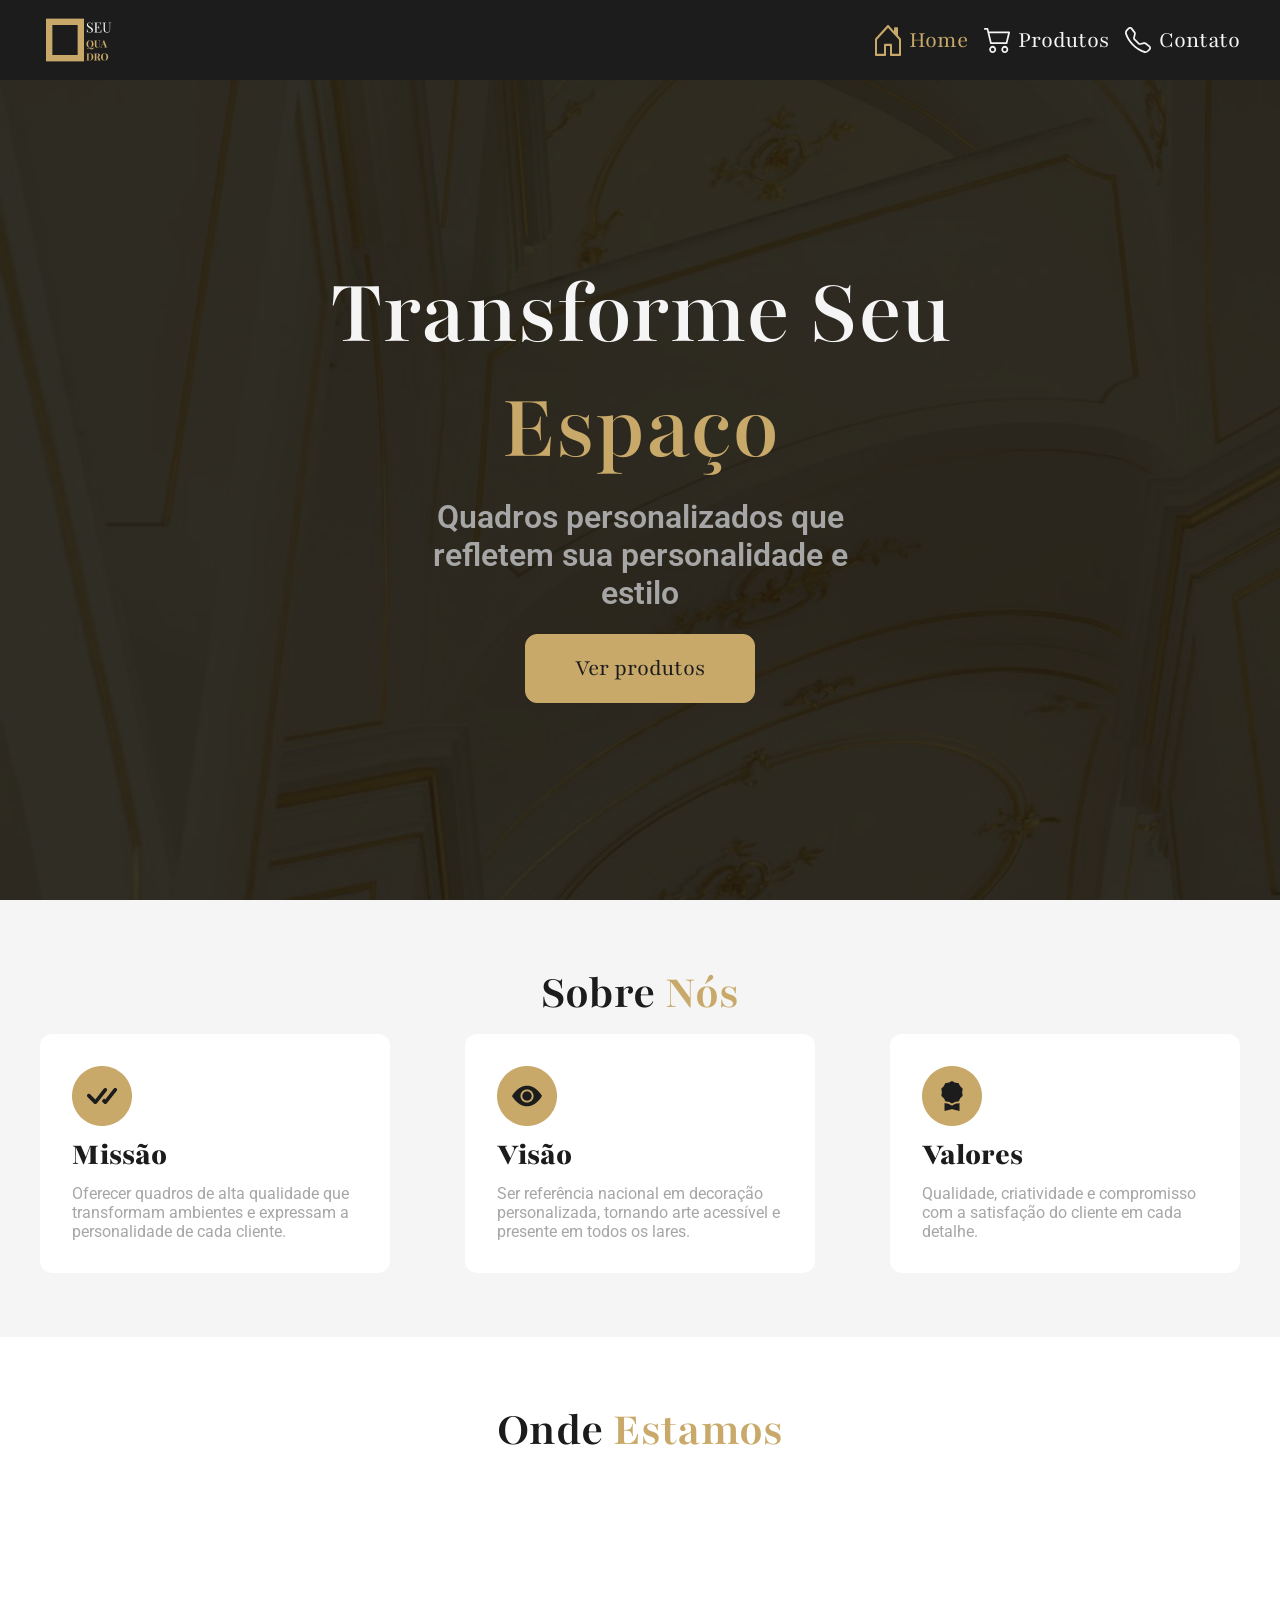
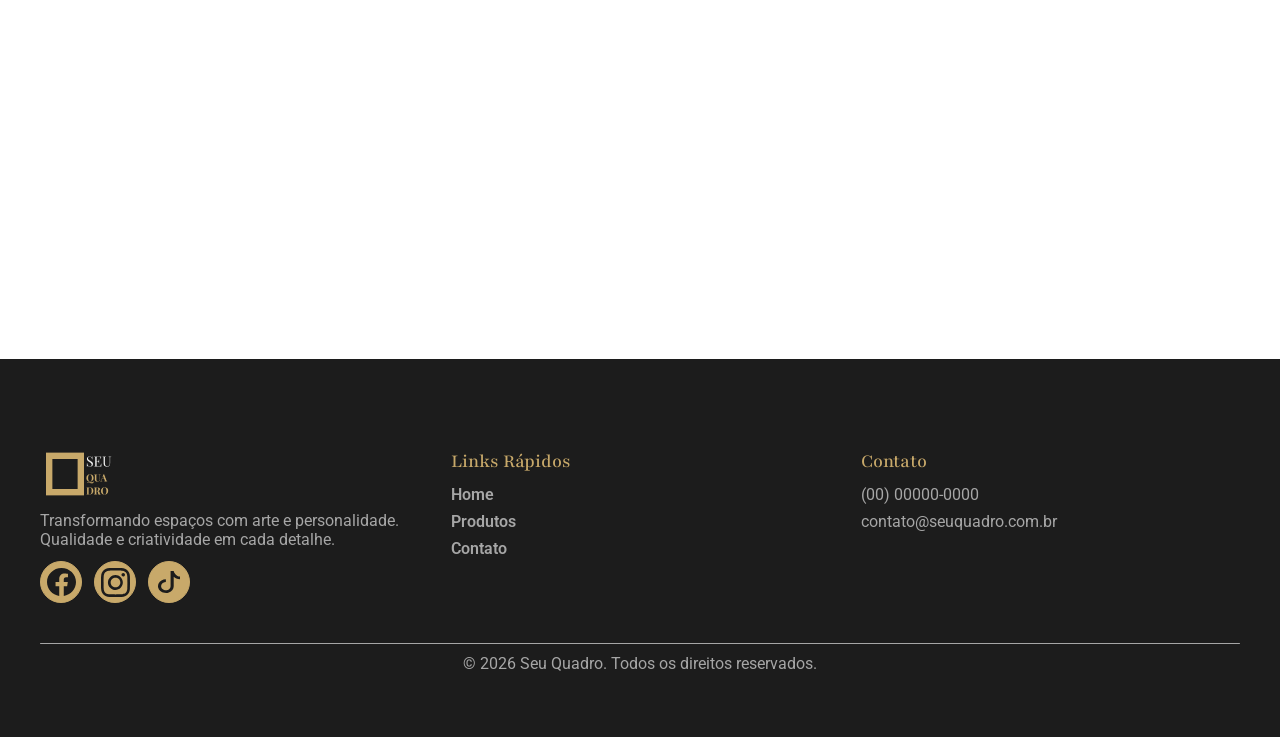
<file: index.html>
<!DOCTYPE html>
<html lang="pt-br">

<head>
    <meta charset="UTF-8">
    <meta name="viewport" content="width=device-width, initial-scale=1.0">
    <title>Seu Quadro | Home</title>
    <link rel="icon" href="./icon.ico">
    <link rel="stylesheet" href="style.css">
</head>

<body>
    <header>
        <div class="content">
            <img src="./logo.png" alt="logo" class="logo">

            <ul>
                <li>
                    <a href="./index.html">
                        <svg width="26" height="31" viewBox="0 0 26 31" fill="none" xmlns="http://www.w3.org/2000/svg">
                            <path
                                d="M13.708 0.325244C13.6151 0.222146 13.5048 0.14035 13.3833 0.0845388C13.2618 0.0287281 13.1315 0 13 0C12.8685 0 12.7382 0.0287281 12.6167 0.0845388C12.4952 0.14035 12.3849 0.222146 12.292 0.325244L0.292002 13.6101C0.199198 13.7131 0.125642 13.8354 0.0755383 13.9698C0.0254349 14.1043 -0.000233099 14.2484 1.59499e-06 14.3939V29.8929C1.59499e-06 30.1865 0.105358 30.4681 0.292895 30.6757C0.480431 30.8834 0.734785 31 1 31H10C10.2652 31 10.5196 30.8834 10.7071 30.6757C10.8946 30.4681 11 30.1865 11 29.8929V21.0364H15V29.8929C15 30.1865 15.1054 30.4681 15.2929 30.6757C15.4804 30.8834 15.7348 31 16 31H25C25.2652 31 25.5196 30.8834 25.7071 30.6757C25.8946 30.4681 26 30.1865 26 29.8929V14.3939C26.0002 14.2484 25.9746 14.1043 25.9245 13.9698C25.8744 13.8354 25.8008 13.7131 25.708 13.6101L23 10.6144V3.3232C23 3.02958 22.8946 2.74799 22.7071 2.54038C22.5196 2.33276 22.2652 2.21612 22 2.21612H20C19.7348 2.21612 19.4804 2.33276 19.2929 2.54038C19.1054 2.74799 19 3.02958 19 3.3232V6.18608L13.708 0.325244ZM2 28.7859V14.8522L13 2.67445L24 14.8522V28.7859H17V19.9293C17 19.6357 16.8946 19.3541 16.7071 19.1465C16.5196 18.9388 16.2652 18.8222 16 18.8222H10C9.73478 18.8222 9.48043 18.9388 9.29289 19.1465C9.10536 19.3541 9 19.6357 9 19.9293V28.7859H2Z"
                                fill="#C8A96A" />
                        </svg>Home</a>
                </li>
                <li>
                    <a href="./produtos/index.html"><svg width="26" height="25" viewBox="0 0 26 25" fill="none"
                            xmlns="http://www.w3.org/2000/svg">
                            <path
                                d="M0 0.892857C0 0.656057 0.0913101 0.428955 0.253843 0.261512C0.416376 0.0940688 0.636818 0 0.866675 0H3.4667C3.66002 5.50205e-05 3.84778 0.0666976 4.0001 0.18933C4.15243 0.311962 4.26059 0.483543 4.30737 0.676786L5.00938 3.57143H25.1336C25.2652 3.57147 25.3951 3.6024 25.5134 3.66188C25.6317 3.72136 25.7353 3.80783 25.8164 3.91471C25.8974 4.0216 25.9537 4.1461 25.9811 4.27876C26.0084 4.41143 26.0061 4.54877 25.9742 4.68036L23.3742 15.3946C23.3274 15.5879 23.2193 15.7595 23.0669 15.8821C22.9146 16.0047 22.7269 16.0714 22.5335 16.0714H6.9334C6.74007 16.0714 6.55232 16.0047 6.39999 15.8821C6.24766 15.7595 6.13951 15.5879 6.09272 15.3946L2.79069 1.78571H0.866675C0.636818 1.78571 0.416376 1.69165 0.253843 1.5242C0.0913101 1.35676 0 1.12966 0 0.892857ZM5.44272 5.35714L7.6094 14.2857H21.8575L24.0242 5.35714H5.44272ZM8.66675 19.6429C8.20703 19.6429 7.76615 19.831 7.44108 20.1659C7.11602 20.5008 6.9334 20.955 6.9334 21.4286C6.9334 21.9022 7.11602 22.3564 7.44108 22.6913C7.76615 23.0261 8.20703 23.2143 8.66675 23.2143C9.12646 23.2143 9.56734 23.0261 9.89241 22.6913C10.2175 22.3564 10.4001 21.9022 10.4001 21.4286C10.4001 20.955 10.2175 20.5008 9.89241 20.1659C9.56734 19.831 9.12646 19.6429 8.66675 19.6429ZM5.20005 21.4286C5.20005 20.4814 5.56529 19.573 6.21542 18.9032C6.86555 18.2334 7.74732 17.8571 8.66675 17.8571C9.58617 17.8571 10.4679 18.2334 11.1181 18.9032C11.7682 19.573 12.1334 20.4814 12.1334 21.4286C12.1334 22.3758 11.7682 23.2842 11.1181 23.954C10.4679 24.6237 9.58617 25 8.66675 25C7.74732 25 6.86555 24.6237 6.21542 23.954C5.56529 23.2842 5.20005 22.3758 5.20005 21.4286ZM20.8002 19.6429C20.3405 19.6429 19.8996 19.831 19.5745 20.1659C19.2495 20.5008 19.0668 20.955 19.0668 21.4286C19.0668 21.9022 19.2495 22.3564 19.5745 22.6913C19.8996 23.0261 20.3405 23.2143 20.8002 23.2143C21.2599 23.2143 21.7008 23.0261 22.0259 22.6913C22.3509 22.3564 22.5335 21.9022 22.5335 21.4286C22.5335 20.955 22.3509 20.5008 22.0259 20.1659C21.7008 19.831 21.2599 19.6429 20.8002 19.6429ZM17.3335 21.4286C17.3335 20.4814 17.6987 19.573 18.3489 18.9032C18.999 18.2334 19.8808 17.8571 20.8002 17.8571C21.7196 17.8571 22.6014 18.2334 23.2515 18.9032C23.9016 19.573 24.2669 20.4814 24.2669 21.4286C24.2669 22.3758 23.9016 23.2842 23.2515 23.954C22.6014 24.6237 21.7196 25 20.8002 25C19.8808 25 18.999 24.6237 18.3489 23.954C17.6987 23.2842 17.3335 22.3758 17.3335 21.4286Z"
                                />
                        </svg>Produtos</a>
                </li>
                <li>
                    <a href="./contato/index.html"><svg width="26" height="26" viewBox="0 0 26 26" fill="none"
                            xmlns="http://www.w3.org/2000/svg">
                            <path
                                d="M5.93833 2.15843C5.8424 2.03503 5.72132 1.93345 5.58312 1.86045C5.44492 1.78744 5.29277 1.74468 5.13677 1.735C4.98078 1.72532 4.8245 1.74894 4.67834 1.80429C4.53217 1.85964 4.39946 1.94547 4.28901 2.05605L2.60881 3.73789C1.82396 4.52437 1.53472 5.63747 1.87758 6.61407C3.30222 10.6555 5.61684 14.3252 8.65037 17.3518C11.677 20.3854 15.3466 22.7 19.388 24.1246C20.3646 24.4675 21.4777 24.1783 22.2642 23.3934L23.9444 21.7132C24.055 21.6027 24.1408 21.47 24.1962 21.3239C24.2515 21.1777 24.2751 21.0214 24.2654 20.8654C24.2558 20.7094 24.213 20.5573 24.14 20.4191C24.067 20.2809 23.9654 20.1598 23.842 20.0639L20.0933 17.1487C19.9613 17.0466 19.808 16.9758 19.6448 16.9415C19.4815 16.9071 19.3127 16.9102 19.1508 16.9504L15.5922 17.8393C15.1171 17.9572 14.6197 17.9505 14.148 17.8198C13.6763 17.6892 13.2463 17.439 12.8996 17.0934L8.90874 13.1009C8.56292 12.7544 8.31241 12.3245 8.18146 11.8528C8.05051 11.3811 8.04355 10.8835 8.16126 10.4084L9.05173 6.84969C9.09196 6.68782 9.09503 6.51894 9.06069 6.35571C9.02636 6.19249 8.95552 6.03916 8.85349 5.90721L5.93833 2.15843ZM3.06217 0.830834C3.34653 0.546384 3.68815 0.325683 4.06434 0.183387C4.44053 0.0410905 4.8427 -0.0195454 5.24412 0.00550542C5.64555 0.0305563 6.03705 0.140721 6.39263 0.328683C6.74822 0.516646 7.05975 0.778107 7.30654 1.0957L10.2217 4.84286C10.7563 5.53022 10.9448 6.42557 10.7336 7.27055L9.84471 10.8292C9.79907 11.0135 9.80171 11.2065 9.85238 11.3896C9.90304 11.5726 10 11.7394 10.1339 11.8741L14.1264 15.8666C14.2612 16.0008 14.4284 16.0979 14.6117 16.1486C14.795 16.1993 14.9883 16.2018 15.1729 16.1558L18.7299 15.267C19.147 15.1633 19.5821 15.1555 20.0025 15.2442C20.423 15.3328 20.8179 15.5156 21.1576 15.7788L24.9047 18.694C26.2518 19.7421 26.3753 21.7327 25.1696 22.9368L23.4894 24.617C22.2869 25.8195 20.4897 26.3476 18.8144 25.7577C14.5257 24.2507 10.6321 21.7957 7.42353 18.5754C4.20349 15.3673 1.74848 11.4743 0.241258 7.18605C-0.346974 5.51234 0.181135 3.71351 1.3836 2.51104L3.06217 0.830834Z"
                                />
                        </svg>Contato</a>
                </li>
            </ul>
        </div>
    </header>
    <div class="hero">
        <div class="content">
            <h1 class="title">Transforme Seu <br> <span>Espaço</span></h1>
            <p class="description">Quadros personalizados que refletem sua personalidade e <br> estilo</p>
            <a href="./produtos/index.html">Ver produtos</a>
        </div>
    </div>
    <div class="about-us">
        <div class="content">
            <h1>Sobre <span>Nós</span></h1>
            <div class="wrapper">
                <div class="card">
                    <img src="./mission.png" alt="Missão">
                    <p class="title">Missão</p>
                    <p class="description">Oferecer quadros de alta qualidade que transformam ambientes e expressam a personalidade de cada cliente.</p>
                </div>
                <div class="card">
                    <img src="./vision.png" alt="Visão">
                    <p class="title">Visão</p>
                    <p class="description">Ser referência nacional em decoração personalizada, tornando arte acessível e presente em todos os lares.</p>
                </div>
                <div class="card">
                    <img src="./values.png" alt="Valores">
                    <p class="title">Valores</p>
                    <p class="description">Qualidade, criatividade e compromisso com a satisfação do cliente em cada detalhe.</p>
                </div>
            </div>
        </div>
    </div>
    <div class="location">
        <div class="content">
            <h1>Onde <span>Estamos</span></h1>
            <div class="wrapper">
                <iframe src="https://www.google.com/maps/embed?pb=!1m18!1m12!1m3!1d889.4004831033126!2d-48.66492425430743!3d-26.916125701708047!2m3!1f0!2f0!3f0!3m2!1i1024!2i768!4f13.1!3m3!1m2!1s0x94d8cb8842138761%3A0x648dbc8d0ef634c1!2sUniversidade%20do%20Vale%20do%20Itaja%C3%AD%2C%20Campus%20Itaja%C3%AD!5e0!3m2!1spt-BR!2sbr!4v1778249978000!5m2!1spt-BR!2sbr" width="100%" height="420" style="border:0;" allowfullscreen="" loading="lazy" referrerpolicy="no-referrer-when-downgrade"></iframe>
            </div>
        </div>
    </div>
    <footer>
        <div class="content">
            <div class="wrapper" id="w1">
                <img src="./logo.png" alt="Logo">
                <p class="description">Transformando espaços com arte e personalidade. Qualidade e criatividade em cada detalhe.</p>
                <div class="socials">
                    <a href="#" class="link">
                        <svg width="29" height="28" viewBox="0 0 29 28" fill="none" xmlns="http://www.w3.org/2000/svg">
                            <path d="M29 14.0857C29 6.30621 22.5084 0 14.5018 0C6.49156 0.00174978 0 6.30621 0 14.0875C0 21.1164 5.30271 26.9431 12.2328 28V18.1575H8.55393V14.0875H12.2365V10.9816C12.2365 7.45232 14.4021 5.50306 17.7132 5.50306C19.3007 5.50306 20.9589 5.77778 20.9589 5.77778V9.24234H19.1304C17.3308 9.24234 16.769 10.329 16.769 11.4436V14.0857H20.7886L20.147 18.1557H16.7672V27.9983C23.6973 26.9414 29 21.1146 29 14.0857Z"/>
                        </svg>
                    </a>
                    <a href="#" class="link">
                        <svg width="29" height="29" viewBox="0 0 29 29" fill="none" xmlns="http://www.w3.org/2000/svg">
                            <path d="M14.5 0C10.5651 0 10.0703 0.018125 8.52419 0.087C6.97813 0.1595 5.92506 0.402375 5.0025 0.76125C4.03434 1.12434 3.15763 1.69541 2.43419 2.43419C1.69541 3.15763 1.12434 4.03434 0.76125 5.0025C0.402375 5.92325 0.157688 6.97812 0.087 8.51875C0.018125 10.0684 0 10.5614 0 14.5018C0 18.4386 0.018125 18.9316 0.087 20.4776C0.1595 22.0219 0.402375 23.0749 0.76125 23.9975C1.13281 24.9509 1.62763 25.7592 2.43419 26.5658C3.23894 27.3724 4.04731 27.869 5.00069 28.2388C5.92506 28.5976 6.97631 28.8423 8.52056 28.913C10.0684 28.9819 10.5614 29 14.5 29C18.4386 29 18.9298 28.9819 20.4776 28.913C22.0201 28.8405 23.0767 28.5976 23.9993 28.2388C24.9668 27.8754 25.8429 27.3044 26.5658 26.5658C27.3724 25.7592 27.8672 24.9509 28.2388 23.9975C28.5958 23.0749 28.8405 22.0219 28.913 20.4776C28.9819 18.9316 29 18.4386 29 14.5C29 10.5614 28.9819 10.0684 28.913 8.52056C28.8405 6.97813 28.5958 5.92325 28.2388 5.0025C27.8757 4.03434 27.3046 3.15763 26.5658 2.43419C25.8424 1.69541 24.9657 1.12434 23.9975 0.76125C23.0731 0.402375 22.0182 0.157688 20.4758 0.087C18.9279 0.018125 18.4368 0 14.4964 0H14.5ZM13.2004 2.61363H14.5018C18.3733 2.61363 18.8319 2.62631 20.3598 2.697C21.7736 2.76044 22.5421 2.99787 23.0532 3.19544C23.7292 3.45825 24.2132 3.77362 24.7207 4.28113C25.2282 4.78862 25.5417 5.27075 25.8046 5.94863C26.0039 6.45794 26.2396 7.22644 26.303 8.64019C26.3737 10.1681 26.3882 10.6267 26.3882 14.4964C26.3882 18.3661 26.3737 18.8264 26.303 20.3544C26.2396 21.7681 26.0021 22.5348 25.8046 23.0459C25.5704 23.6747 25.1996 24.2436 24.7189 24.7116C24.2114 25.2191 23.7292 25.5327 23.0514 25.7955C22.5439 25.9949 21.7754 26.2305 20.3598 26.2958C18.8319 26.3646 18.3733 26.3809 14.5018 26.3809C10.6303 26.3809 10.1699 26.3646 8.642 26.2958C7.22825 26.2305 6.46156 25.9949 5.95044 25.7955C5.3212 25.5622 4.75165 25.1919 4.28294 24.7116C3.80131 24.2433 3.42984 23.6737 3.19544 23.0441C2.99787 22.5348 2.76044 21.7663 2.697 20.3526C2.62812 18.8246 2.61363 18.3661 2.61363 14.4927C2.61363 10.6194 2.62812 10.1645 2.697 8.63656C2.76225 7.22281 2.99788 6.45431 3.19725 5.94319C3.46006 5.26713 3.77544 4.78319 4.28294 4.27569C4.79044 3.76819 5.27256 3.45463 5.95044 3.19181C6.46156 2.99244 7.22825 2.75681 8.642 2.69156C9.97962 2.62994 10.498 2.61181 13.2004 2.61V2.61363ZM22.2412 5.02063C22.0127 5.02063 21.7864 5.06563 21.5753 5.15307C21.3642 5.24052 21.1724 5.36869 21.0108 5.53026C20.8492 5.69183 20.7211 5.88365 20.6336 6.09476C20.5462 6.30586 20.5012 6.53212 20.5012 6.76062C20.5012 6.98913 20.5462 7.21539 20.6336 7.42649C20.7211 7.6376 20.8492 7.82942 21.0108 7.99099C21.1724 8.15257 21.3642 8.28073 21.5753 8.36818C21.7864 8.45562 22.0127 8.50062 22.2412 8.50062C22.7027 8.50062 23.1452 8.3173 23.4716 7.99099C23.7979 7.66468 23.9812 7.2221 23.9812 6.76062C23.9812 6.29915 23.7979 5.85657 23.4716 5.53026C23.1452 5.20395 22.7027 5.02063 22.2412 5.02063ZM14.5018 7.05425C13.5141 7.03884 12.5332 7.22007 11.6163 7.58738C10.6993 7.95469 9.86456 8.50075 9.16065 9.19377C8.45674 9.88678 7.89772 10.7129 7.51615 11.624C7.13458 12.5352 6.93807 13.5131 6.93807 14.5009C6.93807 15.4887 7.13458 16.4666 7.51615 17.3778C7.89772 18.2889 8.45674 19.115 9.16065 19.808C9.86456 20.5011 10.6993 21.0471 11.6163 21.4144C12.5332 21.7817 13.5141 21.963 14.5018 21.9476C16.4567 21.9171 18.3211 21.1191 19.6928 19.7259C21.0644 18.3327 21.8332 16.456 21.8332 14.5009C21.8332 12.5458 21.0644 10.6691 19.6928 9.27592C18.3211 7.88272 16.4567 7.08475 14.5018 7.05425ZM14.5018 9.66606C15.1366 9.66606 15.7652 9.7911 16.3517 10.034C16.9382 10.277 17.4711 10.633 17.9199 11.0819C18.3688 11.5308 18.7249 12.0637 18.9678 12.6501C19.2107 13.2366 19.3358 13.8652 19.3358 14.5C19.3358 15.1348 19.2107 15.7634 18.9678 16.3499C18.7249 16.9363 18.3688 17.4692 17.9199 17.9181C17.4711 18.367 16.9382 18.723 16.3517 18.966C15.7652 19.2089 15.1366 19.3339 14.5018 19.3339C13.2198 19.3339 11.9902 18.8246 11.0837 17.9181C10.1772 17.0116 9.66788 15.782 9.66788 14.5C9.66788 13.218 10.1772 11.9884 11.0837 11.0819C11.9902 10.1754 13.2198 9.66606 14.5018 9.66606Z"/>
                        </svg>
                    </a>
                    <a href="#" class="link">
                        <svg width="22" height="22" viewBox="0 0 22 22" fill="none" xmlns="http://www.w3.org/2000/svg">
                            <path d="M12.5714 0H15.6829C15.9091 0.983125 16.5314 2.22337 17.6236 3.454C18.6921 4.65987 20.1096 5.5 22 5.5V8.25C19.2453 8.25 17.1757 7.13075 15.7143 5.73512V15.125C15.7143 16.4847 15.2535 17.814 14.3901 18.9445C13.5268 20.0751 12.2996 20.9563 10.8639 21.4767C9.42824 21.997 7.84843 22.1332 6.32429 21.8679C4.80016 21.6026 3.40015 20.9478 2.30131 19.9864C1.20247 19.0249 0.454146 17.7999 0.150976 16.4662C-0.152193 15.1326 0.00340437 13.7503 0.598093 12.4941C1.19278 11.2378 2.19985 10.1641 3.49195 9.40865C4.78405 8.65321 6.30315 8.25 7.85715 8.25V11C6.92475 11 6.01329 11.2419 5.23803 11.6952C4.46277 12.1484 3.85853 12.7927 3.50171 13.5464C3.1449 14.3002 3.05154 15.1296 3.23344 15.9297C3.41535 16.7299 3.86434 17.4649 4.52364 18.0418C5.18295 18.6187 6.02295 19.0116 6.93743 19.1707C7.85192 19.3299 8.7998 19.2482 9.66122 18.936C10.5226 18.6238 11.2589 18.0951 11.7769 17.4167C12.2949 16.7384 12.5714 15.9408 12.5714 15.125V0Z"/>
                        </svg>
                    </a>
                </div>
            </div>
            <div class="wrapper" id="w2">
                <h2 class="title">Links Rápidos</h2>
                <ul>
                   <li><a href="./index.html">Home</a></li>
                   <li><a href="./produtos/index.html">Produtos</a></li>
                   <li><a href="./contato/index.html">Contato</a></li>
                </ul>
            </div>
            <div class="wrapper" id="w3">
                <h2 class="title">Contato</h2>
                <ul>
                   <li><a href="#">(00) 00000-0000</a></li>
                   <li><a href="#">contato@seuquadro.com.br</a></li>
                </ul>
            </div>
        </div>
        <div class="line"></div>
        <p class="coopyright">© 2026 Seu Quadro. Todos os direitos reservados.</p>
    </footer>
</body>

</html>
</file>
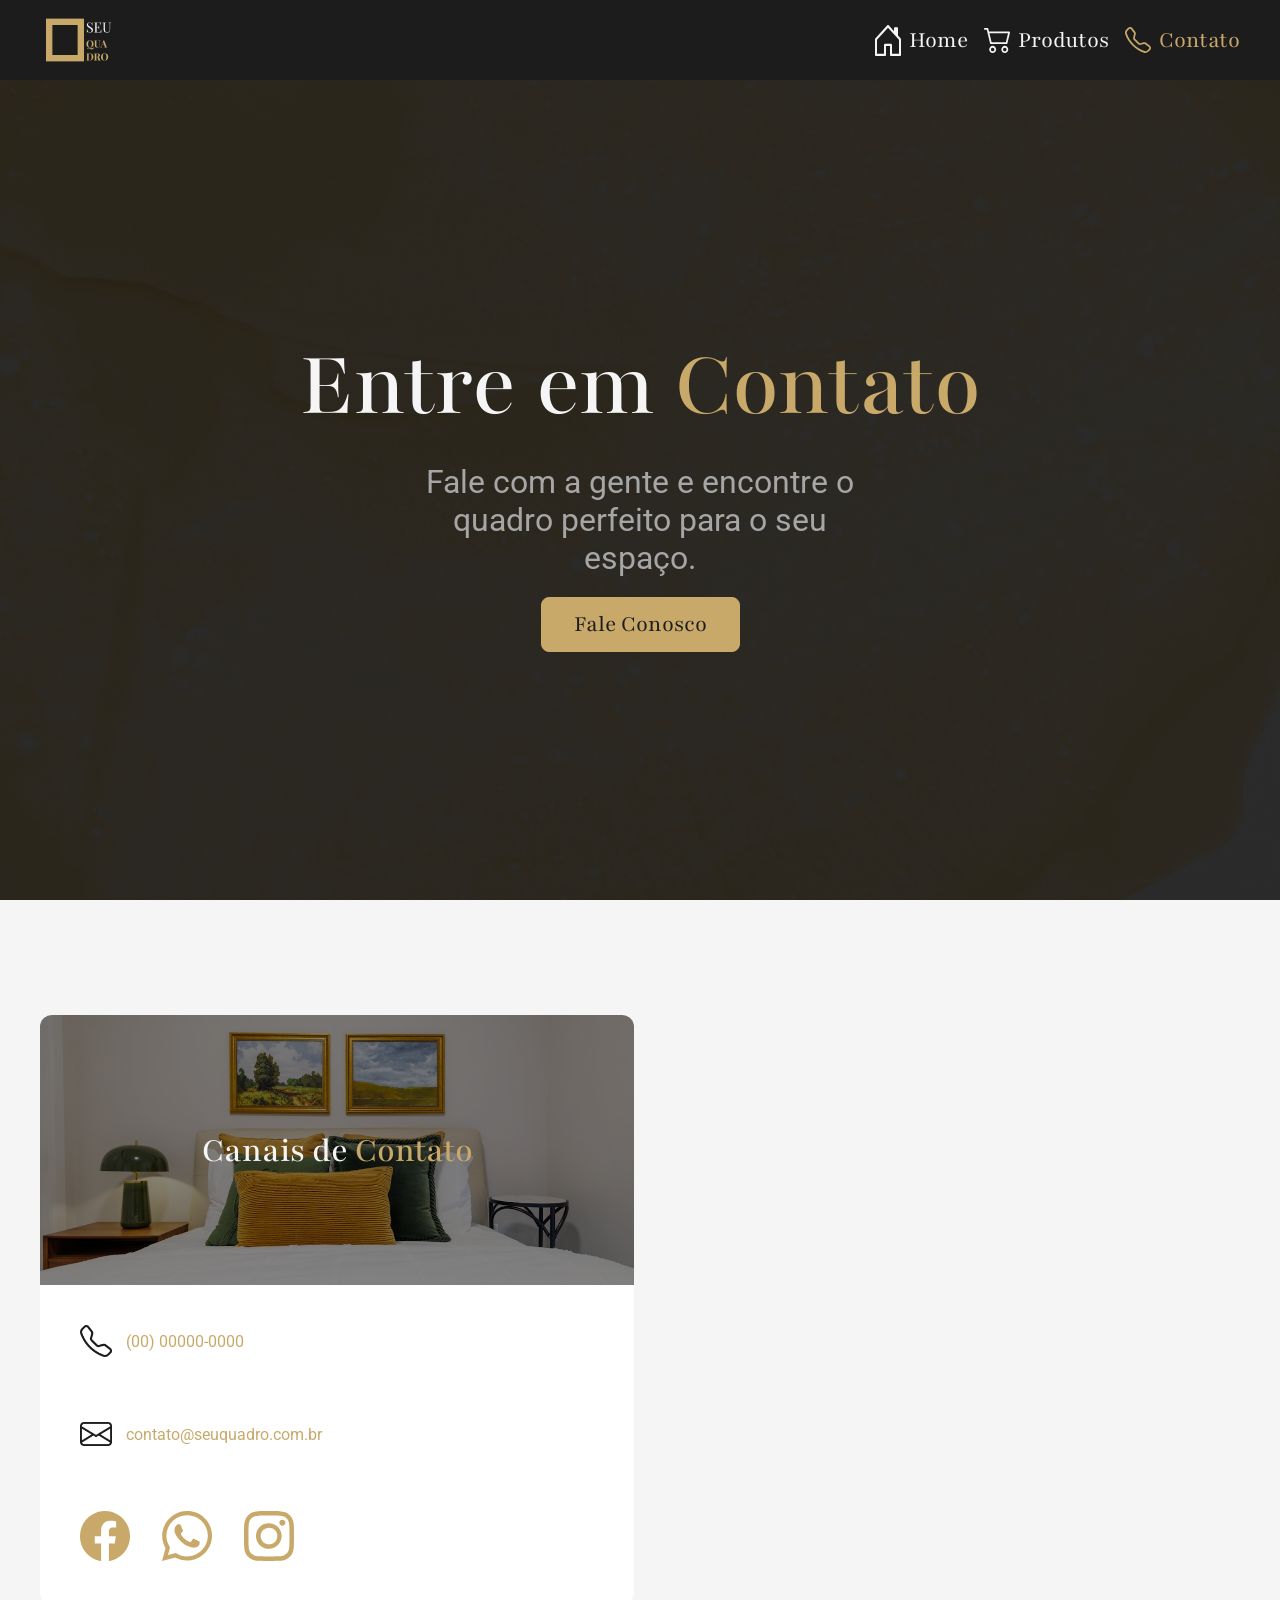
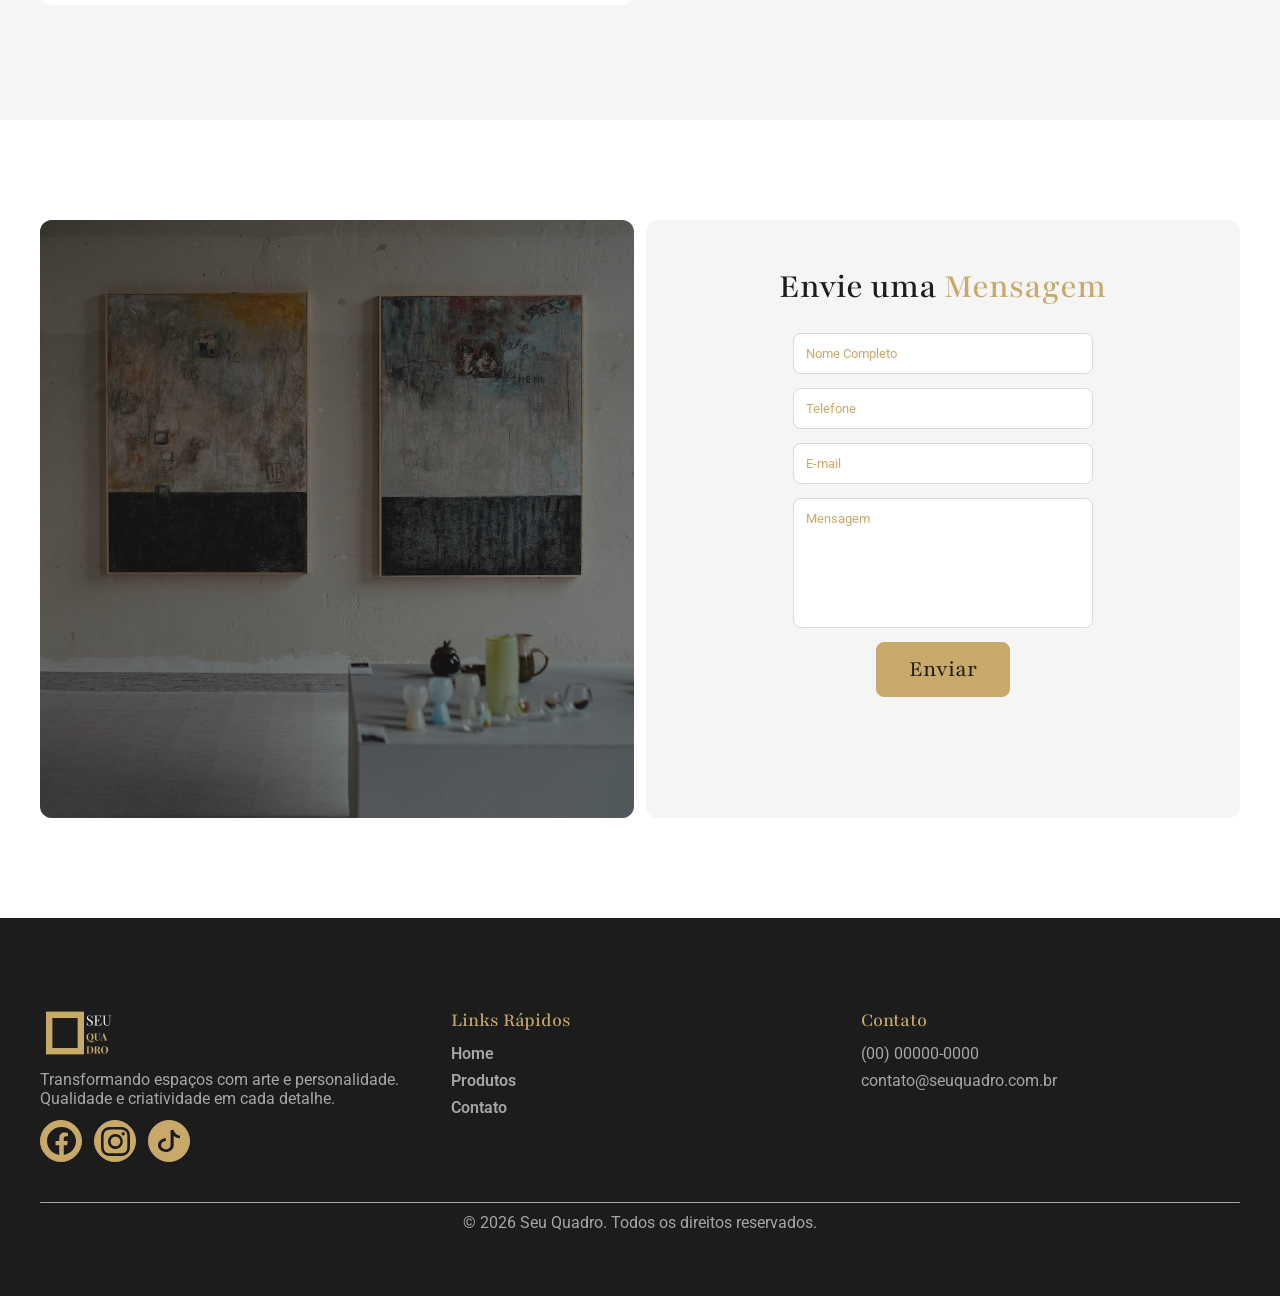
<file: contato/index.html>
<!DOCTYPE html>
<html lang="pt-br">
<head>
    <meta charset="UTF-8">
    <meta name="viewport" content="width=device-width, initial-scale=1.0">
    <title>Seu Quadro | Contato</title>
    <link rel="icon" href="../icon.ico">
    <link rel="stylesheet" href="style.css">
</head>
<body>
    <header>
        <div class="content">
            <img src="../logo.png" alt="logo" class="logo">

            <ul>
                <li>
                    <a href="../index.html">
                        <svg width="26" height="31" viewBox="0 0 26 31" fill="none" xmlns="http://www.w3.org/2000/svg">
                            <path
                                d="M13.708 0.325244C13.6151 0.222146 13.5048 0.14035 13.3833 0.0845388C13.2618 0.0287281 13.1315 0 13 0C12.8685 0 12.7382 0.0287281 12.6167 0.0845388C12.4952 0.14035 12.3849 0.222146 12.292 0.325244L0.292002 13.6101C0.199198 13.7131 0.125642 13.8354 0.0755383 13.9698C0.0254349 14.1043 -0.000233099 14.2484 1.59499e-06 14.3939V29.8929C1.59499e-06 30.1865 0.105358 30.4681 0.292895 30.6757C0.480431 30.8834 0.734785 31 1 31H10C10.2652 31 10.5196 30.8834 10.7071 30.6757C10.8946 30.4681 11 30.1865 11 29.8929V21.0364H15V29.8929C15 30.1865 15.1054 30.4681 15.2929 30.6757C15.4804 30.8834 15.7348 31 16 31H25C25.2652 31 25.5196 30.8834 25.7071 30.6757C25.8946 30.4681 26 30.1865 26 29.8929V14.3939C26.0002 14.2484 25.9746 14.1043 25.9245 13.9698C25.8744 13.8354 25.8008 13.7131 25.708 13.6101L23 10.6144V3.3232C23 3.02958 22.8946 2.74799 22.7071 2.54038C22.5196 2.33276 22.2652 2.21612 22 2.21612H20C19.7348 2.21612 19.4804 2.33276 19.2929 2.54038C19.1054 2.74799 19 3.02958 19 3.3232V6.18608L13.708 0.325244ZM2 28.7859V14.8522L13 2.67445L24 14.8522V28.7859H17V19.9293C17 19.6357 16.8946 19.3541 16.7071 19.1465C16.5196 18.9388 16.2652 18.8222 16 18.8222H10C9.73478 18.8222 9.48043 18.9388 9.29289 19.1465C9.10536 19.3541 9 19.6357 9 19.9293V28.7859H2Z"
                                 />
                        </svg>Home</a>
                </li>
                <li>
                    <a href="../produtos/index.html"><svg width="26" height="25" viewBox="0 0 26 25" fill="none"
                            xmlns="http://www.w3.org/2000/svg">
                            <path
                                d="M0 0.892857C0 0.656057 0.0913101 0.428955 0.253843 0.261512C0.416376 0.0940688 0.636818 0 0.866675 0H3.4667C3.66002 5.50205e-05 3.84778 0.0666976 4.0001 0.18933C4.15243 0.311962 4.26059 0.483543 4.30737 0.676786L5.00938 3.57143H25.1336C25.2652 3.57147 25.3951 3.6024 25.5134 3.66188C25.6317 3.72136 25.7353 3.80783 25.8164 3.91471C25.8974 4.0216 25.9537 4.1461 25.9811 4.27876C26.0084 4.41143 26.0061 4.54877 25.9742 4.68036L23.3742 15.3946C23.3274 15.5879 23.2193 15.7595 23.0669 15.8821C22.9146 16.0047 22.7269 16.0714 22.5335 16.0714H6.9334C6.74007 16.0714 6.55232 16.0047 6.39999 15.8821C6.24766 15.7595 6.13951 15.5879 6.09272 15.3946L2.79069 1.78571H0.866675C0.636818 1.78571 0.416376 1.69165 0.253843 1.5242C0.0913101 1.35676 0 1.12966 0 0.892857ZM5.44272 5.35714L7.6094 14.2857H21.8575L24.0242 5.35714H5.44272ZM8.66675 19.6429C8.20703 19.6429 7.76615 19.831 7.44108 20.1659C7.11602 20.5008 6.9334 20.955 6.9334 21.4286C6.9334 21.9022 7.11602 22.3564 7.44108 22.6913C7.76615 23.0261 8.20703 23.2143 8.66675 23.2143C9.12646 23.2143 9.56734 23.0261 9.89241 22.6913C10.2175 22.3564 10.4001 21.9022 10.4001 21.4286C10.4001 20.955 10.2175 20.5008 9.89241 20.1659C9.56734 19.831 9.12646 19.6429 8.66675 19.6429ZM5.20005 21.4286C5.20005 20.4814 5.56529 19.573 6.21542 18.9032C6.86555 18.2334 7.74732 17.8571 8.66675 17.8571C9.58617 17.8571 10.4679 18.2334 11.1181 18.9032C11.7682 19.573 12.1334 20.4814 12.1334 21.4286C12.1334 22.3758 11.7682 23.2842 11.1181 23.954C10.4679 24.6237 9.58617 25 8.66675 25C7.74732 25 6.86555 24.6237 6.21542 23.954C5.56529 23.2842 5.20005 22.3758 5.20005 21.4286ZM20.8002 19.6429C20.3405 19.6429 19.8996 19.831 19.5745 20.1659C19.2495 20.5008 19.0668 20.955 19.0668 21.4286C19.0668 21.9022 19.2495 22.3564 19.5745 22.6913C19.8996 23.0261 20.3405 23.2143 20.8002 23.2143C21.2599 23.2143 21.7008 23.0261 22.0259 22.6913C22.3509 22.3564 22.5335 21.9022 22.5335 21.4286C22.5335 20.955 22.3509 20.5008 22.0259 20.1659C21.7008 19.831 21.2599 19.6429 20.8002 19.6429ZM17.3335 21.4286C17.3335 20.4814 17.6987 19.573 18.3489 18.9032C18.999 18.2334 19.8808 17.8571 20.8002 17.8571C21.7196 17.8571 22.6014 18.2334 23.2515 18.9032C23.9016 19.573 24.2669 20.4814 24.2669 21.4286C24.2669 22.3758 23.9016 23.2842 23.2515 23.954C22.6014 24.6237 21.7196 25 20.8002 25C19.8808 25 18.999 24.6237 18.3489 23.954C17.6987 23.2842 17.3335 22.3758 17.3335 21.4286Z"
                                />
                        </svg>Produtos</a>
                </li>
                <li>
                    <a href="./index.html" class="atual"><svg width="26" height="26" viewBox="0 0 26 26" fill="none"
                            xmlns="http://www.w3.org/2000/svg" >
                            <path
                                d="M5.93833 2.15843C5.8424 2.03503 5.72132 1.93345 5.58312 1.86045C5.44492 1.78744 5.29277 1.74468 5.13677 1.735C4.98078 1.72532 4.8245 1.74894 4.67834 1.80429C4.53217 1.85964 4.39946 1.94547 4.28901 2.05605L2.60881 3.73789C1.82396 4.52437 1.53472 5.63747 1.87758 6.61407C3.30222 10.6555 5.61684 14.3252 8.65037 17.3518C11.677 20.3854 15.3466 22.7 19.388 24.1246C20.3646 24.4675 21.4777 24.1783 22.2642 23.3934L23.9444 21.7132C24.055 21.6027 24.1408 21.47 24.1962 21.3239C24.2515 21.1777 24.2751 21.0214 24.2654 20.8654C24.2558 20.7094 24.213 20.5573 24.14 20.4191C24.067 20.2809 23.9654 20.1598 23.842 20.0639L20.0933 17.1487C19.9613 17.0466 19.808 16.9758 19.6448 16.9415C19.4815 16.9071 19.3127 16.9102 19.1508 16.9504L15.5922 17.8393C15.1171 17.9572 14.6197 17.9505 14.148 17.8198C13.6763 17.6892 13.2463 17.439 12.8996 17.0934L8.90874 13.1009C8.56292 12.7544 8.31241 12.3245 8.18146 11.8528C8.05051 11.3811 8.04355 10.8835 8.16126 10.4084L9.05173 6.84969C9.09196 6.68782 9.09503 6.51894 9.06069 6.35571C9.02636 6.19249 8.95552 6.03916 8.85349 5.90721L5.93833 2.15843ZM3.06217 0.830834C3.34653 0.546384 3.68815 0.325683 4.06434 0.183387C4.44053 0.0410905 4.8427 -0.0195454 5.24412 0.00550542C5.64555 0.0305563 6.03705 0.140721 6.39263 0.328683C6.74822 0.516646 7.05975 0.778107 7.30654 1.0957L10.2217 4.84286C10.7563 5.53022 10.9448 6.42557 10.7336 7.27055L9.84471 10.8292C9.79907 11.0135 9.80171 11.2065 9.85238 11.3896C9.90304 11.5726 10 11.7394 10.1339 11.8741L14.1264 15.8666C14.2612 16.0008 14.4284 16.0979 14.6117 16.1486C14.795 16.1993 14.9883 16.2018 15.1729 16.1558L18.7299 15.267C19.147 15.1633 19.5821 15.1555 20.0025 15.2442C20.423 15.3328 20.8179 15.5156 21.1576 15.7788L24.9047 18.694C26.2518 19.7421 26.3753 21.7327 25.1696 22.9368L23.4894 24.617C22.2869 25.8195 20.4897 26.3476 18.8144 25.7577C14.5257 24.2507 10.6321 21.7957 7.42353 18.5754C4.20349 15.3673 1.74848 11.4743 0.241258 7.18605C-0.346974 5.51234 0.181135 3.71351 1.3836 2.51104L3.06217 0.830834Z"
                                fill="#C8A96A"/>
                        </svg>Contato</a>
                </li>
            </ul>
        </div>
    </header>

    <div class="hero">
        <div class="content">
            <h1>Entre em <span>Contato</span></h1>
            <p>Fale com a gente e encontre o quadro perfeito para o seu espaço.</p>
            <button class="botao">Fale Conosco</button>
        </div>
    </div>

    <div class="canais">
        <div class="conteudo">
            <div class="card-contato">
                <div class="card-topo">
                    <h2>Canais de <span>Contato</span></h2>
                </div>

                <div class="card-info">
                    <p>
                        <img src="icons/telefone.png" alt="Telefone"> (00) 00000-0000</p>
                    <p>
                        <img src="icons/email.png" alt="E-mail"> contato@seuquadro.com.br</p>

                    <div class="redes">
                        <a href="#">
                            <svg width="50" height="50" viewBox="0 0 50 50" fill="none" xmlns="http://www.w3.org/2000/svg">
                            <path d="M50 25.1531C50 11.2611 38.8076 0 25.0031 0C11.1923 0.00312461 0 11.2611 0 25.1562C0 37.7078 9.14261 48.1127 21.0911 50V32.4241H14.7482V25.1562H21.0974V19.6101C21.0974 13.3077 24.8313 9.8269 30.5399 9.8269C33.2771 9.8269 36.1361 10.3175 36.1361 10.3175V16.5042H32.9834C29.8806 16.5042 28.912 18.4446 28.912 20.4349V25.1531H35.8424L34.7363 32.421H28.9089V49.9969C40.8574 48.1096 50 37.7047 50 25.1531Z"/>
                            </svg>
                        </a>
                        <a href="#">
                            <svg width="50" height="50" viewBox="0 0 50 50" fill="none" xmlns="http://www.w3.org/2000/svg">
                            <path d="M42.6952 7.2689C40.393 4.95483 37.651 3.1203 34.629 1.87233C31.6071 0.624364 28.3658 -0.012065 25.0942 0.000173203C11.3856 0.000173203 0.213461 11.1189 0.200904 24.7688C0.200904 29.1407 1.34982 33.3938 3.51896 37.1594L0 50L13.1969 46.5563C16.8461 48.5382 20.9372 49.5752 25.0942 49.5719H25.1067C38.8184 49.5719 49.9874 38.4532 50 24.7907C50.0028 21.5347 49.3585 18.3102 48.1043 15.3031C46.8501 12.2959 45.0139 9.56544 42.6952 7.2689ZM25.0942 45.3781C21.3874 45.3752 17.7493 44.3824 14.5593 42.5032L13.8059 42.0532L5.97689 44.0969L8.06755 36.4938L7.57785 35.7094C5.50542 32.4292 4.40936 28.6314 4.41675 24.7563C4.41675 13.4251 13.6991 4.18141 25.1067 4.18141C27.8244 4.17656 30.5161 4.70726 33.0268 5.74294C35.5375 6.77861 37.8174 8.29877 39.7351 10.2158C41.659 12.1256 43.1843 14.3956 44.223 16.8949C45.2618 19.3942 45.7934 22.0734 45.7873 24.7782C45.7747 36.15 36.4923 45.3781 25.0942 45.3781ZM36.4421 29.9594C35.8237 29.6501 32.7693 28.1532 32.1949 27.9407C31.6235 27.7376 31.206 27.6313 30.798 28.2501C30.3805 28.8657 29.1876 30.2688 28.8297 30.6719C28.4719 31.0876 28.1014 31.1344 27.4799 30.8282C26.8615 30.5157 24.8556 29.8657 22.4824 27.7501C20.6303 26.1095 19.3904 24.0782 19.02 23.4626C18.6621 22.8438 18.9854 22.5126 19.2962 22.2032C19.5693 21.9282 19.9146 21.4782 20.2254 21.122C20.5393 20.7657 20.6429 20.5032 20.8469 20.0907C21.051 19.672 20.9537 19.3157 20.7998 19.0064C20.6429 18.697 19.4029 15.6439 18.8787 14.4126C18.3764 13.197 17.8648 13.3658 17.4818 13.3501C17.1239 13.3283 16.7064 13.3283 16.2889 13.3283C15.9737 13.3362 15.6635 13.4089 15.3777 13.5417C15.092 13.6745 14.8369 13.8646 14.6283 14.1001C14.057 14.7189 12.4592 16.2157 12.4592 19.2689C12.4592 22.322 14.688 25.2563 15.0019 25.672C15.3095 26.0876 19.3778 32.3344 25.6215 35.0219C27.0969 35.6625 28.2584 36.0407 29.1656 36.3282C30.6567 36.8032 32.0034 36.7313 33.077 36.5782C34.2698 36.3969 36.7529 35.0782 37.2771 33.6313C37.7919 32.1813 37.7919 30.9438 37.635 30.6844C37.4812 30.4219 37.0637 30.2688 36.4421 29.9594Z" />
                            </svg>

                        </a>
                        <a href="#">
                            <svg width="50" height="50" viewBox="0 0 50 50" fill="none" xmlns="http://www.w3.org/2000/svg">
                            <path d="M25 0C18.2156 0 17.3625 0.03125 14.6969 0.15C12.0312 0.275 10.2156 0.69375 8.625 1.3125C6.95576 1.93852 5.44419 2.92312 4.19688 4.19688C2.92312 5.44419 1.93852 6.95576 1.3125 8.625C0.69375 10.2125 0.271875 12.0312 0.15 14.6875C0.03125 17.3594 0 18.2094 0 25.0031C0 31.7906 0.03125 32.6406 0.15 35.3063C0.275 37.9688 0.69375 39.7844 1.3125 41.375C1.95312 43.0187 2.80625 44.4125 4.19688 45.8031C5.58438 47.1937 6.97813 48.05 8.62187 48.6875C10.2156 49.3063 12.0281 49.7281 14.6906 49.85C17.3594 49.9688 18.2094 50 25 50C31.7906 50 32.6375 49.9688 35.3063 49.85C37.9656 49.725 39.7875 49.3063 41.3781 48.6875C43.0462 48.0611 44.5567 47.0765 45.8031 45.8031C47.1937 44.4125 48.0469 43.0187 48.6875 41.375C49.3031 39.7844 49.725 37.9688 49.85 35.3063C49.9688 32.6406 50 31.7906 50 25C50 18.2094 49.9688 17.3594 49.85 14.6906C49.725 12.0313 49.3031 10.2125 48.6875 8.625C48.0615 6.95576 47.0769 5.44419 45.8031 4.19688C44.5558 2.92312 43.0442 1.93852 41.375 1.3125C39.7812 0.69375 37.9625 0.271875 35.3031 0.15C32.6344 0.03125 31.7875 0 24.9937 0H25ZM22.7594 4.50625H25.0031C31.6781 4.50625 32.4688 4.52813 35.1031 4.65C37.5406 4.75938 38.8656 5.16875 39.7469 5.50938C40.9125 5.9625 41.7469 6.50625 42.6219 7.38125C43.4969 8.25625 44.0375 9.0875 44.4906 10.2563C44.8344 11.1344 45.2406 12.4594 45.35 14.8969C45.4719 17.5312 45.4969 18.3219 45.4969 24.9937C45.4969 31.6656 45.4719 32.4594 45.35 35.0938C45.2406 37.5312 44.8313 38.8531 44.4906 39.7344C44.087 40.8184 43.4476 41.7993 42.6187 42.6063C41.7437 43.4813 40.9125 44.0219 39.7438 44.475C38.8688 44.8188 37.5438 45.225 35.1031 45.3375C32.4688 45.4563 31.6781 45.4844 25.0031 45.4844C18.3281 45.4844 17.5344 45.4563 14.9 45.3375C12.4625 45.225 11.1406 44.8188 10.2594 44.475C9.17448 44.0727 8.19249 43.4344 7.38437 42.6063C6.55398 41.7988 5.91353 40.8167 5.50938 39.7313C5.16875 38.8531 4.75938 37.5281 4.65 35.0906C4.53125 32.4562 4.50625 31.6656 4.50625 24.9875C4.50625 18.3094 4.53125 17.525 4.65 14.8906C4.7625 12.4531 5.16875 11.1281 5.5125 10.2469C5.96563 9.08125 6.50937 8.24687 7.38437 7.37187C8.25937 6.49687 9.09062 5.95625 10.2594 5.50313C11.1406 5.15938 12.4625 4.75313 14.9 4.64062C17.2063 4.53438 18.1 4.50313 22.7594 4.5V4.50625ZM38.3469 8.65625C37.9529 8.65625 37.5628 8.73385 37.1988 8.88461C36.8348 9.03538 36.5041 9.25635 36.2256 9.53493C35.947 9.81351 35.726 10.1442 35.5752 10.5082C35.4245 10.8722 35.3469 11.2623 35.3469 11.6562C35.3469 12.0502 35.4245 12.4403 35.5752 12.8043C35.726 13.1683 35.947 13.499 36.2256 13.7776C36.5041 14.0561 36.8348 14.2771 37.1988 14.4279C37.5628 14.5787 37.9529 14.6562 38.3469 14.6562C39.1425 14.6562 39.9056 14.3402 40.4682 13.7776C41.0308 13.215 41.3469 12.4519 41.3469 11.6562C41.3469 10.8606 41.0308 10.0975 40.4682 9.53493C39.9056 8.97232 39.1425 8.65625 38.3469 8.65625ZM25.0031 12.1625C23.3002 12.1359 21.609 12.4484 20.0281 13.0817C18.4471 13.715 17.0079 14.6565 15.7942 15.8513C14.5806 17.0462 13.6168 18.4705 12.9589 20.0414C12.301 21.6124 11.9622 23.2985 11.9622 25.0016C11.9622 26.7047 12.301 28.3908 12.9589 29.9617C13.6168 31.5326 14.5806 32.957 15.7942 34.1518C17.0079 35.3467 18.4471 36.2881 20.0281 36.9214C21.609 37.5547 23.3002 37.8672 25.0031 37.8406C28.3736 37.788 31.5882 36.4122 33.9531 34.0102C36.3179 31.6081 37.6434 28.3724 37.6434 25.0016C37.6434 21.6307 36.3179 18.395 33.9531 15.993C31.5882 13.5909 28.3736 12.2151 25.0031 12.1625ZM25.0031 16.6656C26.0976 16.6656 27.1814 16.8812 28.1926 17.3C29.2037 17.7189 30.1225 18.3328 30.8964 19.1067C31.6703 19.8806 32.2842 20.7994 32.7031 21.8106C33.1219 22.8217 33.3375 23.9055 33.3375 25C33.3375 26.0945 33.1219 27.1783 32.7031 28.1894C32.2842 29.2006 31.6703 30.1194 30.8964 30.8933C30.1225 31.6672 29.2037 32.2811 28.1926 32.7C27.1814 33.1188 26.0976 33.3344 25.0031 33.3344C22.7927 33.3344 20.6728 32.4563 19.1098 30.8933C17.5468 29.3303 16.6688 27.2104 16.6688 25C16.6688 22.7896 17.5468 20.6697 19.1098 19.1067C20.6728 17.5437 22.7927 16.6656 25.0031 16.6656Z"/>
                            </svg>
                        </a>
                    </div>
                </div>
            </div>

            <div class="mapa">
                <iframe src="https://www.google.com/maps/embed?pb=!1m18!1m12!1m3!1d3557.6017062409073!2d-48.66690908914839!3d-26.916132876547618!2m3!1f0!2f0!3f0!3m2!1i1024!2i768!4f13.1!3m3!1m2!1s0x94d8cb8842138761%3A0x648dbc8d0ef634c1!2sUniversidade%20do%20Vale%20do%20Itaja%C3%AD%2C%20Campus%20Itaja%C3%AD!5e0!3m2!1spt-BR!2sbr!4v1778683766484!5m2!1spt-BR!2sbr" loading="lazy"></iframe>
            </div>
        </div>
    </div>

    <div class="formulario">
        <div class="conteudo">
            <div class="foto-galeria"></div>

            <div class="caixa-form">
                <h2>Envie uma <span>Mensagem</span></h2>

                <form>
                    <input type="text" placeholder="Nome Completo">
                    <input type="text" placeholder="Telefone">
                    <input type="email" placeholder="E-mail">
                    <textarea placeholder="Mensagem"></textarea>
                    <button class="botao" type="submit">Enviar</button>
                </form>
            </div>
        </div>
    </div>
     <footer>
        <div class="content">
            <div class="wrapper" id="w1">
                <img src="../logo.png" alt="Logo">
                <p class="description">Transformando espaços com arte e personalidade. Qualidade e criatividade em cada detalhe.</p>
                <div class="socials">
                    <a href="#" class="link">
                        <svg width="29" height="28" viewBox="0 0 29 28" fill="none" xmlns="http://www.w3.org/2000/svg">
                            <path d="M29 14.0857C29 6.30621 22.5084 0 14.5018 0C6.49156 0.00174978 0 6.30621 0 14.0875C0 21.1164 5.30271 26.9431 12.2328 28V18.1575H8.55393V14.0875H12.2365V10.9816C12.2365 7.45232 14.4021 5.50306 17.7132 5.50306C19.3007 5.50306 20.9589 5.77778 20.9589 5.77778V9.24234H19.1304C17.3308 9.24234 16.769 10.329 16.769 11.4436V14.0857H20.7886L20.147 18.1557H16.7672V27.9983C23.6973 26.9414 29 21.1146 29 14.0857Z"/>
                        </svg>
                    </a>
                    <a href="#" class="link">
                        <svg width="29" height="29" viewBox="0 0 29 29" fill="none" xmlns="http://www.w3.org/2000/svg">
                            <path d="M14.5 0C10.5651 0 10.0703 0.018125 8.52419 0.087C6.97813 0.1595 5.92506 0.402375 5.0025 0.76125C4.03434 1.12434 3.15763 1.69541 2.43419 2.43419C1.69541 3.15763 1.12434 4.03434 0.76125 5.0025C0.402375 5.92325 0.157688 6.97812 0.087 8.51875C0.018125 10.0684 0 10.5614 0 14.5018C0 18.4386 0.018125 18.9316 0.087 20.4776C0.1595 22.0219 0.402375 23.0749 0.76125 23.9975C1.13281 24.9509 1.62763 25.7592 2.43419 26.5658C3.23894 27.3724 4.04731 27.869 5.00069 28.2388C5.92506 28.5976 6.97631 28.8423 8.52056 28.913C10.0684 28.9819 10.5614 29 14.5 29C18.4386 29 18.9298 28.9819 20.4776 28.913C22.0201 28.8405 23.0767 28.5976 23.9993 28.2388C24.9668 27.8754 25.8429 27.3044 26.5658 26.5658C27.3724 25.7592 27.8672 24.9509 28.2388 23.9975C28.5958 23.0749 28.8405 22.0219 28.913 20.4776C28.9819 18.9316 29 18.4386 29 14.5C29 10.5614 28.9819 10.0684 28.913 8.52056C28.8405 6.97813 28.5958 5.92325 28.2388 5.0025C27.8757 4.03434 27.3046 3.15763 26.5658 2.43419C25.8424 1.69541 24.9657 1.12434 23.9975 0.76125C23.0731 0.402375 22.0182 0.157688 20.4758 0.087C18.9279 0.018125 18.4368 0 14.4964 0H14.5ZM13.2004 2.61363H14.5018C18.3733 2.61363 18.8319 2.62631 20.3598 2.697C21.7736 2.76044 22.5421 2.99787 23.0532 3.19544C23.7292 3.45825 24.2132 3.77362 24.7207 4.28113C25.2282 4.78862 25.5417 5.27075 25.8046 5.94863C26.0039 6.45794 26.2396 7.22644 26.303 8.64019C26.3737 10.1681 26.3882 10.6267 26.3882 14.4964C26.3882 18.3661 26.3737 18.8264 26.303 20.3544C26.2396 21.7681 26.0021 22.5348 25.8046 23.0459C25.5704 23.6747 25.1996 24.2436 24.7189 24.7116C24.2114 25.2191 23.7292 25.5327 23.0514 25.7955C22.5439 25.9949 21.7754 26.2305 20.3598 26.2958C18.8319 26.3646 18.3733 26.3809 14.5018 26.3809C10.6303 26.3809 10.1699 26.3646 8.642 26.2958C7.22825 26.2305 6.46156 25.9949 5.95044 25.7955C5.3212 25.5622 4.75165 25.1919 4.28294 24.7116C3.80131 24.2433 3.42984 23.6737 3.19544 23.0441C2.99787 22.5348 2.76044 21.7663 2.697 20.3526C2.62812 18.8246 2.61363 18.3661 2.61363 14.4927C2.61363 10.6194 2.62812 10.1645 2.697 8.63656C2.76225 7.22281 2.99788 6.45431 3.19725 5.94319C3.46006 5.26713 3.77544 4.78319 4.28294 4.27569C4.79044 3.76819 5.27256 3.45463 5.95044 3.19181C6.46156 2.99244 7.22825 2.75681 8.642 2.69156C9.97962 2.62994 10.498 2.61181 13.2004 2.61V2.61363ZM22.2412 5.02063C22.0127 5.02063 21.7864 5.06563 21.5753 5.15307C21.3642 5.24052 21.1724 5.36869 21.0108 5.53026C20.8492 5.69183 20.7211 5.88365 20.6336 6.09476C20.5462 6.30586 20.5012 6.53212 20.5012 6.76062C20.5012 6.98913 20.5462 7.21539 20.6336 7.42649C20.7211 7.6376 20.8492 7.82942 21.0108 7.99099C21.1724 8.15257 21.3642 8.28073 21.5753 8.36818C21.7864 8.45562 22.0127 8.50062 22.2412 8.50062C22.7027 8.50062 23.1452 8.3173 23.4716 7.99099C23.7979 7.66468 23.9812 7.2221 23.9812 6.76062C23.9812 6.29915 23.7979 5.85657 23.4716 5.53026C23.1452 5.20395 22.7027 5.02063 22.2412 5.02063ZM14.5018 7.05425C13.5141 7.03884 12.5332 7.22007 11.6163 7.58738C10.6993 7.95469 9.86456 8.50075 9.16065 9.19377C8.45674 9.88678 7.89772 10.7129 7.51615 11.624C7.13458 12.5352 6.93807 13.5131 6.93807 14.5009C6.93807 15.4887 7.13458 16.4666 7.51615 17.3778C7.89772 18.2889 8.45674 19.115 9.16065 19.808C9.86456 20.5011 10.6993 21.0471 11.6163 21.4144C12.5332 21.7817 13.5141 21.963 14.5018 21.9476C16.4567 21.9171 18.3211 21.1191 19.6928 19.7259C21.0644 18.3327 21.8332 16.456 21.8332 14.5009C21.8332 12.5458 21.0644 10.6691 19.6928 9.27592C18.3211 7.88272 16.4567 7.08475 14.5018 7.05425ZM14.5018 9.66606C15.1366 9.66606 15.7652 9.7911 16.3517 10.034C16.9382 10.277 17.4711 10.633 17.9199 11.0819C18.3688 11.5308 18.7249 12.0637 18.9678 12.6501C19.2107 13.2366 19.3358 13.8652 19.3358 14.5C19.3358 15.1348 19.2107 15.7634 18.9678 16.3499C18.7249 16.9363 18.3688 17.4692 17.9199 17.9181C17.4711 18.367 16.9382 18.723 16.3517 18.966C15.7652 19.2089 15.1366 19.3339 14.5018 19.3339C13.2198 19.3339 11.9902 18.8246 11.0837 17.9181C10.1772 17.0116 9.66788 15.782 9.66788 14.5C9.66788 13.218 10.1772 11.9884 11.0837 11.0819C11.9902 10.1754 13.2198 9.66606 14.5018 9.66606Z"/>
                        </svg>
                    </a>
                    <a href="#" class="link">
                        <svg width="22" height="22" viewBox="0 0 22 22" fill="none" xmlns="http://www.w3.org/2000/svg">
                            <path d="M12.5714 0H15.6829C15.9091 0.983125 16.5314 2.22337 17.6236 3.454C18.6921 4.65987 20.1096 5.5 22 5.5V8.25C19.2453 8.25 17.1757 7.13075 15.7143 5.73512V15.125C15.7143 16.4847 15.2535 17.814 14.3901 18.9445C13.5268 20.0751 12.2996 20.9563 10.8639 21.4767C9.42824 21.997 7.84843 22.1332 6.32429 21.8679C4.80016 21.6026 3.40015 20.9478 2.30131 19.9864C1.20247 19.0249 0.454146 17.7999 0.150976 16.4662C-0.152193 15.1326 0.00340437 13.7503 0.598093 12.4941C1.19278 11.2378 2.19985 10.1641 3.49195 9.40865C4.78405 8.65321 6.30315 8.25 7.85715 8.25V11C6.92475 11 6.01329 11.2419 5.23803 11.6952C4.46277 12.1484 3.85853 12.7927 3.50171 13.5464C3.1449 14.3002 3.05154 15.1296 3.23344 15.9297C3.41535 16.7299 3.86434 17.4649 4.52364 18.0418C5.18295 18.6187 6.02295 19.0116 6.93743 19.1707C7.85192 19.3299 8.7998 19.2482 9.66122 18.936C10.5226 18.6238 11.2589 18.0951 11.7769 17.4167C12.2949 16.7384 12.5714 15.9408 12.5714 15.125V0Z"/>
                        </svg>
                    </a>
                </div>
            </div>
            <div class="wrapper" id="w2">
                <h2 class="title">Links Rápidos</h2>
                <ul>
                   <li><a href="../index.html">Home</a></li>
                   <li><a href="../produtos//index.html">Produtos</a></li>
                   <li><a href="./index.html">Contato</a></li>
                </ul>
            </div>
            <div class="wrapper" id="w3">
                <h2 class="title">Contato</h2>
                <ul>
                   <li><a href="#">(00) 00000-0000</a></li>
                   <li><a href="#">contato@seuquadro.com.br</a></li>
                </ul>
            </div>
        </div>
        <div class="line"></div>
        <p class="coopyright">© 2026 Seu Quadro. Todos os direitos reservados.</p>
    </footer>
</body>
</html>
</file>
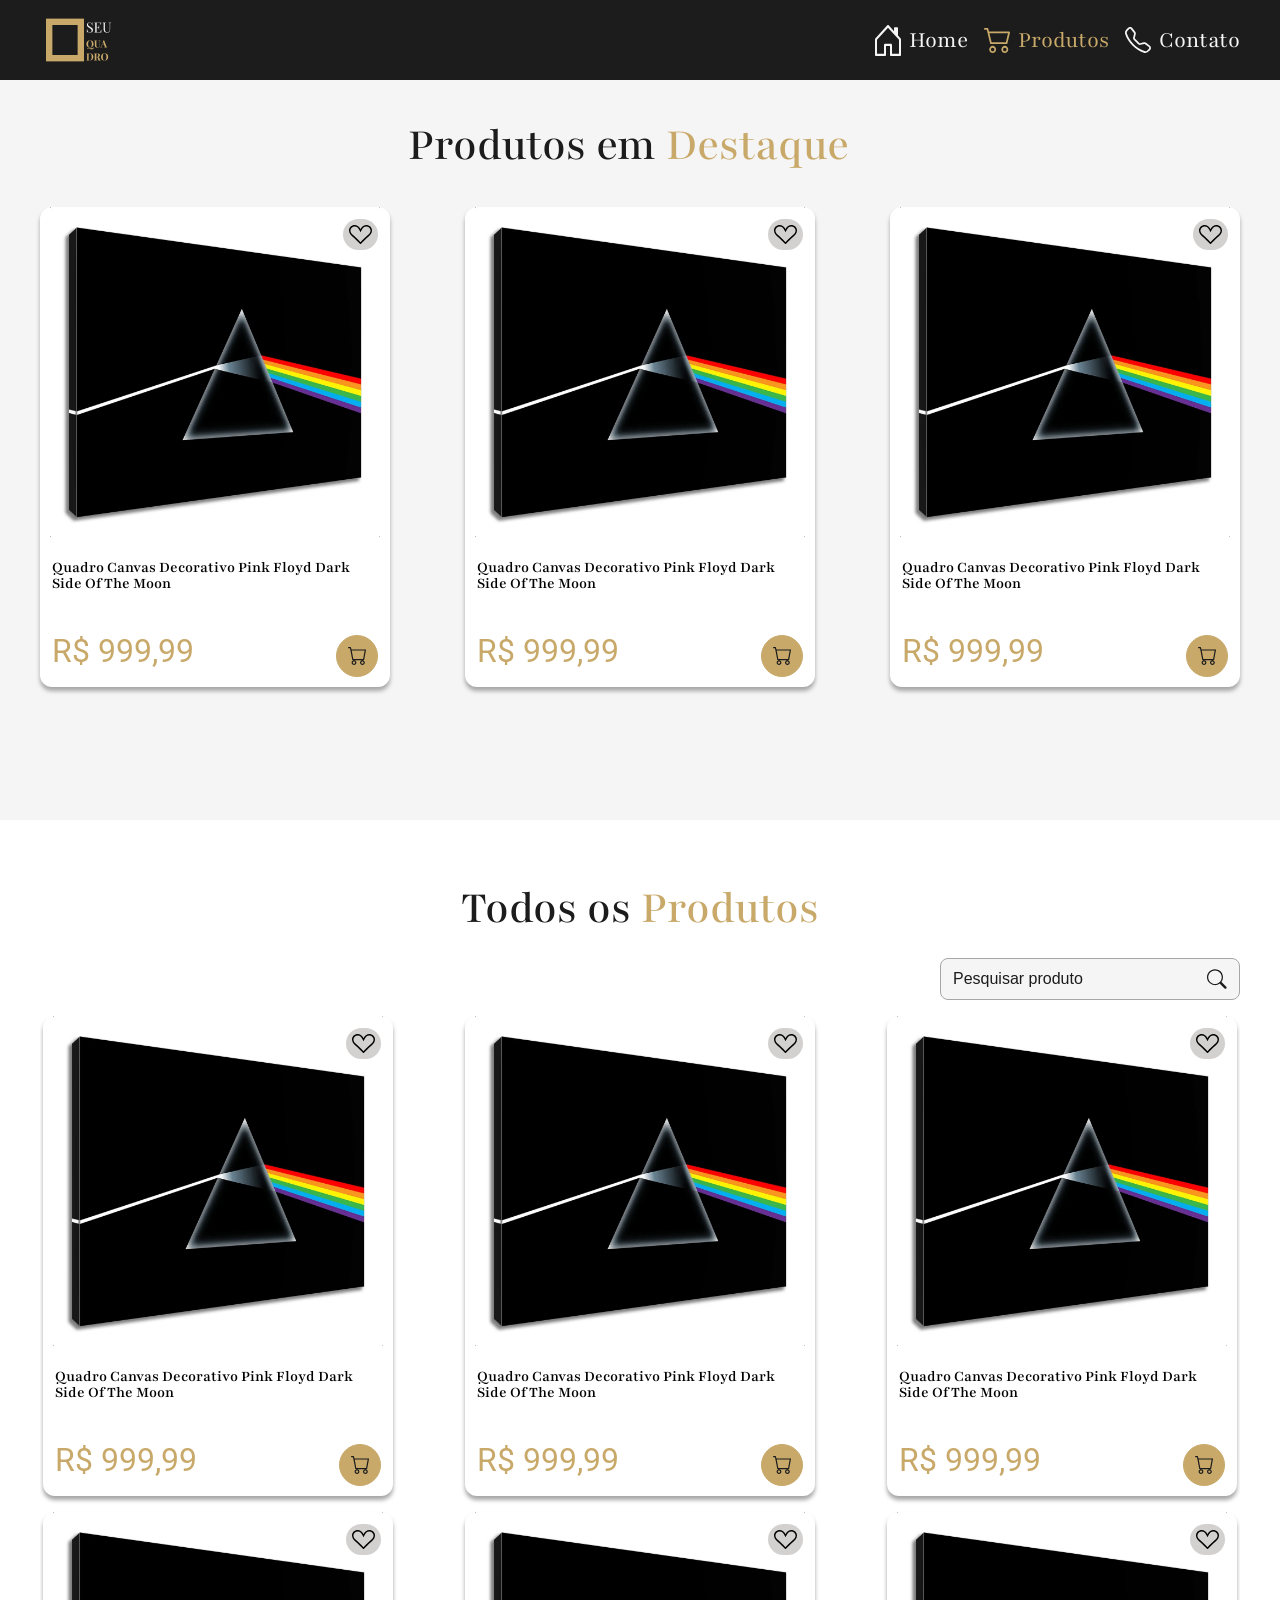
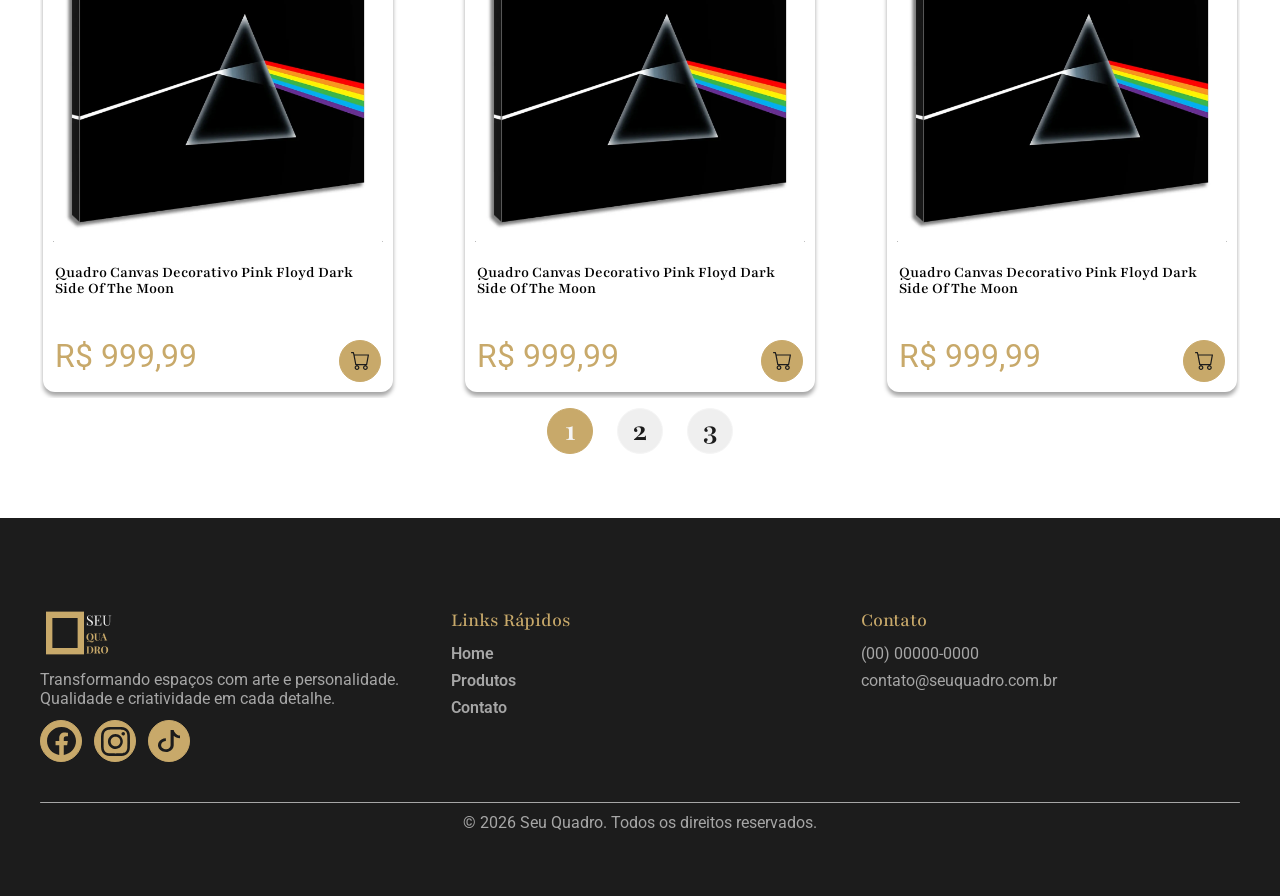
<file: produtos/index.html>
<!DOCTYPE html>
<html lang="pt-br">

<head>
    <meta charset="UTF-8">
    <meta name="viewport" content="width=device-width, initial-scale=1.0">
    <title>Seu Quadro | Produtos</title>
    <link rel="icon" href="../icon.ico">
    <link rel="stylesheet" href="style.css">
    
</head>

<body>
    <header>
        <div class="content">
            <img src="../logo.png" alt="logo" class="logo">

            <ul>
                <li>
                    <a href="../index.html">
                        <svg width="26" height="31" viewBox="0 0 26 31" fill="none" xmlns="http://www.w3.org/2000/svg">
                            <path
                                d="M13.708 0.325244C13.6151 0.222146 13.5048 0.14035 13.3833 0.0845388C13.2618 0.0287281 13.1315 0 13 0C12.8685 0 12.7382 0.0287281 12.6167 0.0845388C12.4952 0.14035 12.3849 0.222146 12.292 0.325244L0.292002 13.6101C0.199198 13.7131 0.125642 13.8354 0.0755383 13.9698C0.0254349 14.1043 -0.000233099 14.2484 1.59499e-06 14.3939V29.8929C1.59499e-06 30.1865 0.105358 30.4681 0.292895 30.6757C0.480431 30.8834 0.734785 31 1 31H10C10.2652 31 10.5196 30.8834 10.7071 30.6757C10.8946 30.4681 11 30.1865 11 29.8929V21.0364H15V29.8929C15 30.1865 15.1054 30.4681 15.2929 30.6757C15.4804 30.8834 15.7348 31 16 31H25C25.2652 31 25.5196 30.8834 25.7071 30.6757C25.8946 30.4681 26 30.1865 26 29.8929V14.3939C26.0002 14.2484 25.9746 14.1043 25.9245 13.9698C25.8744 13.8354 25.8008 13.7131 25.708 13.6101L23 10.6144V3.3232C23 3.02958 22.8946 2.74799 22.7071 2.54038C22.5196 2.33276 22.2652 2.21612 22 2.21612H20C19.7348 2.21612 19.4804 2.33276 19.2929 2.54038C19.1054 2.74799 19 3.02958 19 3.3232V6.18608L13.708 0.325244ZM2 28.7859V14.8522L13 2.67445L24 14.8522V28.7859H17V19.9293C17 19.6357 16.8946 19.3541 16.7071 19.1465C16.5196 18.9388 16.2652 18.8222 16 18.8222H10C9.73478 18.8222 9.48043 18.9388 9.29289 19.1465C9.10536 19.3541 9 19.6357 9 19.9293V28.7859H2Z" />
                        </svg>Home</a>
                </li>
                <li>
                    <a href="./index.html" id="atual"><svg width="26" height="25" viewBox="0 0 26 25" fill="none"
                            xmlns="http://www.w3.org/2000/svg">
                            <path
                                d="M0 0.892857C0 0.656057 0.0913101 0.428955 0.253843 0.261512C0.416376 0.0940688 0.636818 0 0.866675 0H3.4667C3.66002 5.50205e-05 3.84778 0.0666976 4.0001 0.18933C4.15243 0.311962 4.26059 0.483543 4.30737 0.676786L5.00938 3.57143H25.1336C25.2652 3.57147 25.3951 3.6024 25.5134 3.66188C25.6317 3.72136 25.7353 3.80783 25.8164 3.91471C25.8974 4.0216 25.9537 4.1461 25.9811 4.27876C26.0084 4.41143 26.0061 4.54877 25.9742 4.68036L23.3742 15.3946C23.3274 15.5879 23.2193 15.7595 23.0669 15.8821C22.9146 16.0047 22.7269 16.0714 22.5335 16.0714H6.9334C6.74007 16.0714 6.55232 16.0047 6.39999 15.8821C6.24766 15.7595 6.13951 15.5879 6.09272 15.3946L2.79069 1.78571H0.866675C0.636818 1.78571 0.416376 1.69165 0.253843 1.5242C0.0913101 1.35676 0 1.12966 0 0.892857ZM5.44272 5.35714L7.6094 14.2857H21.8575L24.0242 5.35714H5.44272ZM8.66675 19.6429C8.20703 19.6429 7.76615 19.831 7.44108 20.1659C7.11602 20.5008 6.9334 20.955 6.9334 21.4286C6.9334 21.9022 7.11602 22.3564 7.44108 22.6913C7.76615 23.0261 8.20703 23.2143 8.66675 23.2143C9.12646 23.2143 9.56734 23.0261 9.89241 22.6913C10.2175 22.3564 10.4001 21.9022 10.4001 21.4286C10.4001 20.955 10.2175 20.5008 9.89241 20.1659C9.56734 19.831 9.12646 19.6429 8.66675 19.6429ZM5.20005 21.4286C5.20005 20.4814 5.56529 19.573 6.21542 18.9032C6.86555 18.2334 7.74732 17.8571 8.66675 17.8571C9.58617 17.8571 10.4679 18.2334 11.1181 18.9032C11.7682 19.573 12.1334 20.4814 12.1334 21.4286C12.1334 22.3758 11.7682 23.2842 11.1181 23.954C10.4679 24.6237 9.58617 25 8.66675 25C7.74732 25 6.86555 24.6237 6.21542 23.954C5.56529 23.2842 5.20005 22.3758 5.20005 21.4286ZM20.8002 19.6429C20.3405 19.6429 19.8996 19.831 19.5745 20.1659C19.2495 20.5008 19.0668 20.955 19.0668 21.4286C19.0668 21.9022 19.2495 22.3564 19.5745 22.6913C19.8996 23.0261 20.3405 23.2143 20.8002 23.2143C21.2599 23.2143 21.7008 23.0261 22.0259 22.6913C22.3509 22.3564 22.5335 21.9022 22.5335 21.4286C22.5335 20.955 22.3509 20.5008 22.0259 20.1659C21.7008 19.831 21.2599 19.6429 20.8002 19.6429ZM17.3335 21.4286C17.3335 20.4814 17.6987 19.573 18.3489 18.9032C18.999 18.2334 19.8808 17.8571 20.8002 17.8571C21.7196 17.8571 22.6014 18.2334 23.2515 18.9032C23.9016 19.573 24.2669 20.4814 24.2669 21.4286C24.2669 22.3758 23.9016 23.2842 23.2515 23.954C22.6014 24.6237 21.7196 25 20.8002 25C19.8808 25 18.999 24.6237 18.3489 23.954C17.6987 23.2842 17.3335 22.3758 17.3335 21.4286Z"
                                fill="#C8A96A" />
                        </svg>Produtos</a>
                </li>
                <li>
                    <a href="../contato/index.html"><svg width="26" height="26" viewBox="0 0 26 26" fill="none"
                            xmlns="http://www.w3.org/2000/svg">
                            <path
                                d="M5.93833 2.15843C5.8424 2.03503 5.72132 1.93345 5.58312 1.86045C5.44492 1.78744 5.29277 1.74468 5.13677 1.735C4.98078 1.72532 4.8245 1.74894 4.67834 1.80429C4.53217 1.85964 4.39946 1.94547 4.28901 2.05605L2.60881 3.73789C1.82396 4.52437 1.53472 5.63747 1.87758 6.61407C3.30222 10.6555 5.61684 14.3252 8.65037 17.3518C11.677 20.3854 15.3466 22.7 19.388 24.1246C20.3646 24.4675 21.4777 24.1783 22.2642 23.3934L23.9444 21.7132C24.055 21.6027 24.1408 21.47 24.1962 21.3239C24.2515 21.1777 24.2751 21.0214 24.2654 20.8654C24.2558 20.7094 24.213 20.5573 24.14 20.4191C24.067 20.2809 23.9654 20.1598 23.842 20.0639L20.0933 17.1487C19.9613 17.0466 19.808 16.9758 19.6448 16.9415C19.4815 16.9071 19.3127 16.9102 19.1508 16.9504L15.5922 17.8393C15.1171 17.9572 14.6197 17.9505 14.148 17.8198C13.6763 17.6892 13.2463 17.439 12.8996 17.0934L8.90874 13.1009C8.56292 12.7544 8.31241 12.3245 8.18146 11.8528C8.05051 11.3811 8.04355 10.8835 8.16126 10.4084L9.05173 6.84969C9.09196 6.68782 9.09503 6.51894 9.06069 6.35571C9.02636 6.19249 8.95552 6.03916 8.85349 5.90721L5.93833 2.15843ZM3.06217 0.830834C3.34653 0.546384 3.68815 0.325683 4.06434 0.183387C4.44053 0.0410905 4.8427 -0.0195454 5.24412 0.00550542C5.64555 0.0305563 6.03705 0.140721 6.39263 0.328683C6.74822 0.516646 7.05975 0.778107 7.30654 1.0957L10.2217 4.84286C10.7563 5.53022 10.9448 6.42557 10.7336 7.27055L9.84471 10.8292C9.79907 11.0135 9.80171 11.2065 9.85238 11.3896C9.90304 11.5726 10 11.7394 10.1339 11.8741L14.1264 15.8666C14.2612 16.0008 14.4284 16.0979 14.6117 16.1486C14.795 16.1993 14.9883 16.2018 15.1729 16.1558L18.7299 15.267C19.147 15.1633 19.5821 15.1555 20.0025 15.2442C20.423 15.3328 20.8179 15.5156 21.1576 15.7788L24.9047 18.694C26.2518 19.7421 26.3753 21.7327 25.1696 22.9368L23.4894 24.617C22.2869 25.8195 20.4897 26.3476 18.8144 25.7577C14.5257 24.2507 10.6321 21.7957 7.42353 18.5754C4.20349 15.3673 1.74848 11.4743 0.241258 7.18605C-0.346974 5.51234 0.181135 3.71351 1.3836 2.51104L3.06217 0.830834Z" />
                        </svg>Contato</a>
                </li>
            </ul>
        </div>
    </header>

    <div id="produtos-destaques">
        <div class="content">
            <p class="titulo">Produtos em <span>Destaque</span></p>

            <div class="produtos">
                <div class="item">
                    <button class="favoritar">
                        <svg width="23" height="19" viewBox="0 0 23 19" fill="none" xmlns="http://www.w3.org/2000/svg">
                            <path
                                d="M11.5 7.25626L10.2149 4.77699C9.89575 4.16307 9.34231 3.28029 8.55888 2.56658C7.78837 1.86396 6.8655 1.38584 5.75 1.38584C3.34075 1.38584 1.4375 3.22347 1.4375 5.4325C1.4375 7.11075 2.23388 8.29564 4.12275 10.1028C4.60719 10.5657 5.15919 11.0659 5.77012 11.6175C7.36287 13.0588 9.34375 14.8521 11.5 17.2496C13.6562 14.8521 15.6371 13.0588 17.2299 11.6175C17.8408 11.0659 18.3943 10.5643 18.8773 10.1028C20.7661 8.29564 21.5625 7.11075 21.5625 5.4325C21.5625 3.22347 19.6593 1.38584 17.25 1.38584C16.1331 1.38584 15.2116 1.86396 14.4411 2.56658C13.6577 3.28029 13.1042 4.16307 12.7851 4.77699L11.5 7.25626ZM12.0635 18.7477C11.9943 18.8267 11.908 18.8903 11.8107 18.9338C11.7133 18.9774 11.6073 19 11.5 19C11.3927 19 11.2867 18.9774 11.1893 18.9338C11.092 18.8903 11.0057 18.8267 10.9365 18.7477C8.63506 16.1118 6.55212 14.227 4.83719 12.6763C1.86875 9.98914 0 8.2998 0 5.4325C0 2.43215 2.57312 0 5.75 0C8.05 0 9.65856 1.45513 10.6432 2.78277C11.017 3.2886 11.3016 3.77503 11.5 4.15752C11.7489 3.67895 12.0353 3.21936 12.3567 2.78277C13.3414 1.45375 14.95 0 17.25 0C20.4269 0 23 2.43215 23 5.4325C23 8.2998 21.1313 9.98914 18.1628 12.6763C16.4479 14.2284 14.3649 16.1146 12.0635 18.7477Z" />
                        </svg>
                    </button>
                    <div class="item-imagem">
                        <img src="./quadro_pink_floyd.png" alt="quadro">
                    </div>
                    <div class="item-descricao">
                        <p>Quadro Canvas Decorativo Pink Floyd Dark Side Of The Moon</p>
                    </div>
                    <div class="item-opcoes">
                        <p class="preco">R$ 999,99</p>
                        <button class="carrinho">
                            <svg width="18" height="18" viewBox="0 0 18 18" xmlns="http://www.w3.org/2000/svg">
                                <path
                                    d="M0.600019 0C0.440884 0 0.288267 0.0632141 0.175741 0.175736C0.0632161 0.288258 0 0.44087 0 0.6C0 0.75913 0.0632161 0.911742 0.175741 1.02426C0.288267 1.13679 0.440884 1.2 0.600019 1.2H1.93206L2.41327 3.1284L4.21093 12.7104C4.23667 12.8479 4.30964 12.9721 4.41723 13.0615C4.52482 13.1509 4.66026 13.1999 4.80015 13.2H6.00019C5.36365 13.2 4.75318 13.4529 4.30308 13.9029C3.85298 14.353 3.60011 14.9635 3.60011 15.6C3.60011 16.2365 3.85298 16.847 4.30308 17.2971C4.75318 17.7471 5.36365 18 6.00019 18C6.63672 18 7.24719 17.7471 7.69729 17.2971C8.1474 16.847 8.40026 16.2365 8.40026 15.6C8.40026 14.9635 8.1474 14.353 7.69729 13.9029C7.24719 13.4529 6.63672 13.2 6.00019 13.2H14.4004C13.7639 13.2 13.1534 13.4529 12.7033 13.9029C12.2532 14.353 12.0004 14.9635 12.0004 15.6C12.0004 16.2365 12.2532 16.847 12.7033 17.2971C13.1534 17.7471 13.7639 18 14.4004 18C15.037 18 15.6475 17.7471 16.0976 17.2971C16.5477 16.847 16.8005 16.2365 16.8005 15.6C16.8005 14.9635 16.5477 14.353 16.0976 13.9029C15.6475 13.4529 15.037 13.2 14.4004 13.2H15.6005C15.7404 13.1999 15.8758 13.1509 15.9834 13.0615C16.091 12.9721 16.164 12.8479 16.1897 12.7104L17.9898 3.1104C18.006 3.0238 18.0029 2.9347 17.9808 2.84942C17.9587 2.76414 17.9181 2.68478 17.8618 2.61696C17.8056 2.54915 17.7351 2.49456 17.6554 2.45706C17.5756 2.41956 17.4886 2.40008 17.4005 2.4H3.46811L2.98209 0.4548C2.9497 0.324941 2.87482 0.209639 2.76936 0.12723C2.6639 0.0448208 2.53392 3.69738e-05 2.40007 0H0.600019ZM5.29816 12L3.72252 3.6H16.6781L15.1025 12H5.29816ZM7.20022 15.6C7.20022 15.9183 7.07379 16.2235 6.84874 16.4485C6.62369 16.6736 6.31846 16.8 6.00019 16.8C5.68192 16.8 5.37668 16.6736 5.15163 16.4485C4.92658 16.2235 4.80015 15.9183 4.80015 15.6C4.80015 15.2817 4.92658 14.9765 5.15163 14.7515C5.37668 14.5264 5.68192 14.4 6.00019 14.4C6.31846 14.4 6.62369 14.5264 6.84874 14.7515C7.07379 14.9765 7.20022 15.2817 7.20022 15.6ZM15.6005 15.6C15.6005 15.9183 15.4741 16.2235 15.249 16.4485C15.0239 16.6736 14.7187 16.8 14.4004 16.8C14.0822 16.8 13.7769 16.6736 13.5519 16.4485C13.3268 16.2235 13.2004 15.9183 13.2004 15.6C13.2004 15.2817 13.3268 14.9765 13.5519 14.7515C13.7769 14.5264 14.0822 14.4 14.4004 14.4C14.7187 14.4 15.0239 14.5264 15.249 14.7515C15.4741 14.9765 15.6005 15.2817 15.6005 15.6Z" />
                            </svg>
                        </button>
                    </div>
                </div>
                <div class="item">
                    <button class="favoritar">
                        <svg width="23" height="19" viewBox="0 0 23 19" xmlns="http://www.w3.org/2000/svg">
                            <path
                                d="M11.5 7.25626L10.2149 4.77699C9.89575 4.16307 9.34231 3.28029 8.55888 2.56658C7.78837 1.86396 6.8655 1.38584 5.75 1.38584C3.34075 1.38584 1.4375 3.22347 1.4375 5.4325C1.4375 7.11075 2.23388 8.29564 4.12275 10.1028C4.60719 10.5657 5.15919 11.0659 5.77012 11.6175C7.36287 13.0588 9.34375 14.8521 11.5 17.2496C13.6562 14.8521 15.6371 13.0588 17.2299 11.6175C17.8408 11.0659 18.3943 10.5643 18.8773 10.1028C20.7661 8.29564 21.5625 7.11075 21.5625 5.4325C21.5625 3.22347 19.6593 1.38584 17.25 1.38584C16.1331 1.38584 15.2116 1.86396 14.4411 2.56658C13.6577 3.28029 13.1042 4.16307 12.7851 4.77699L11.5 7.25626ZM12.0635 18.7477C11.9943 18.8267 11.908 18.8903 11.8107 18.9338C11.7133 18.9774 11.6073 19 11.5 19C11.3927 19 11.2867 18.9774 11.1893 18.9338C11.092 18.8903 11.0057 18.8267 10.9365 18.7477C8.63506 16.1118 6.55212 14.227 4.83719 12.6763C1.86875 9.98914 0 8.2998 0 5.4325C0 2.43215 2.57312 0 5.75 0C8.05 0 9.65856 1.45513 10.6432 2.78277C11.017 3.2886 11.3016 3.77503 11.5 4.15752C11.7489 3.67895 12.0353 3.21936 12.3567 2.78277C13.3414 1.45375 14.95 0 17.25 0C20.4269 0 23 2.43215 23 5.4325C23 8.2998 21.1313 9.98914 18.1628 12.6763C16.4479 14.2284 14.3649 16.1146 12.0635 18.7477Z" />
                        </svg>
                    </button>
                    <div class="item-imagem">
                        <img src="./quadro_pink_floyd.png" alt="quadro">
                    </div>
                    <div class="item-descricao">
                        <p>Quadro Canvas Decorativo Pink Floyd Dark Side Of The Moon</p>
                    </div>
                    <div class="item-opcoes">
                        <p class="preco">R$ 999,99</p>
                        <button class="carrinho">
                            <svg width="18" height="18" viewBox="0 0 18 18" xmlns="http://www.w3.org/2000/svg">
                                <path
                                    d="M0.600019 0C0.440884 0 0.288267 0.0632141 0.175741 0.175736C0.0632161 0.288258 0 0.44087 0 0.6C0 0.75913 0.0632161 0.911742 0.175741 1.02426C0.288267 1.13679 0.440884 1.2 0.600019 1.2H1.93206L2.41327 3.1284L4.21093 12.7104C4.23667 12.8479 4.30964 12.9721 4.41723 13.0615C4.52482 13.1509 4.66026 13.1999 4.80015 13.2H6.00019C5.36365 13.2 4.75318 13.4529 4.30308 13.9029C3.85298 14.353 3.60011 14.9635 3.60011 15.6C3.60011 16.2365 3.85298 16.847 4.30308 17.2971C4.75318 17.7471 5.36365 18 6.00019 18C6.63672 18 7.24719 17.7471 7.69729 17.2971C8.1474 16.847 8.40026 16.2365 8.40026 15.6C8.40026 14.9635 8.1474 14.353 7.69729 13.9029C7.24719 13.4529 6.63672 13.2 6.00019 13.2H14.4004C13.7639 13.2 13.1534 13.4529 12.7033 13.9029C12.2532 14.353 12.0004 14.9635 12.0004 15.6C12.0004 16.2365 12.2532 16.847 12.7033 17.2971C13.1534 17.7471 13.7639 18 14.4004 18C15.037 18 15.6475 17.7471 16.0976 17.2971C16.5477 16.847 16.8005 16.2365 16.8005 15.6C16.8005 14.9635 16.5477 14.353 16.0976 13.9029C15.6475 13.4529 15.037 13.2 14.4004 13.2H15.6005C15.7404 13.1999 15.8758 13.1509 15.9834 13.0615C16.091 12.9721 16.164 12.8479 16.1897 12.7104L17.9898 3.1104C18.006 3.0238 18.0029 2.9347 17.9808 2.84942C17.9587 2.76414 17.9181 2.68478 17.8618 2.61696C17.8056 2.54915 17.7351 2.49456 17.6554 2.45706C17.5756 2.41956 17.4886 2.40008 17.4005 2.4H3.46811L2.98209 0.4548C2.9497 0.324941 2.87482 0.209639 2.76936 0.12723C2.6639 0.0448208 2.53392 3.69738e-05 2.40007 0H0.600019ZM5.29816 12L3.72252 3.6H16.6781L15.1025 12H5.29816ZM7.20022 15.6C7.20022 15.9183 7.07379 16.2235 6.84874 16.4485C6.62369 16.6736 6.31846 16.8 6.00019 16.8C5.68192 16.8 5.37668 16.6736 5.15163 16.4485C4.92658 16.2235 4.80015 15.9183 4.80015 15.6C4.80015 15.2817 4.92658 14.9765 5.15163 14.7515C5.37668 14.5264 5.68192 14.4 6.00019 14.4C6.31846 14.4 6.62369 14.5264 6.84874 14.7515C7.07379 14.9765 7.20022 15.2817 7.20022 15.6ZM15.6005 15.6C15.6005 15.9183 15.4741 16.2235 15.249 16.4485C15.0239 16.6736 14.7187 16.8 14.4004 16.8C14.0822 16.8 13.7769 16.6736 13.5519 16.4485C13.3268 16.2235 13.2004 15.9183 13.2004 15.6C13.2004 15.2817 13.3268 14.9765 13.5519 14.7515C13.7769 14.5264 14.0822 14.4 14.4004 14.4C14.7187 14.4 15.0239 14.5264 15.249 14.7515C15.4741 14.9765 15.6005 15.2817 15.6005 15.6Z" />
                            </svg>
                        </button>
                    </div>
                </div>
                <div class="item">
                    <button class="favoritar">
                        <svg width="23" height="19" viewBox="0 0 23 19" fill="none" xmlns="http://www.w3.org/2000/svg">
                            <path
                                d="M11.5 7.25626L10.2149 4.77699C9.89575 4.16307 9.34231 3.28029 8.55888 2.56658C7.78837 1.86396 6.8655 1.38584 5.75 1.38584C3.34075 1.38584 1.4375 3.22347 1.4375 5.4325C1.4375 7.11075 2.23388 8.29564 4.12275 10.1028C4.60719 10.5657 5.15919 11.0659 5.77012 11.6175C7.36287 13.0588 9.34375 14.8521 11.5 17.2496C13.6562 14.8521 15.6371 13.0588 17.2299 11.6175C17.8408 11.0659 18.3943 10.5643 18.8773 10.1028C20.7661 8.29564 21.5625 7.11075 21.5625 5.4325C21.5625 3.22347 19.6593 1.38584 17.25 1.38584C16.1331 1.38584 15.2116 1.86396 14.4411 2.56658C13.6577 3.28029 13.1042 4.16307 12.7851 4.77699L11.5 7.25626ZM12.0635 18.7477C11.9943 18.8267 11.908 18.8903 11.8107 18.9338C11.7133 18.9774 11.6073 19 11.5 19C11.3927 19 11.2867 18.9774 11.1893 18.9338C11.092 18.8903 11.0057 18.8267 10.9365 18.7477C8.63506 16.1118 6.55212 14.227 4.83719 12.6763C1.86875 9.98914 0 8.2998 0 5.4325C0 2.43215 2.57312 0 5.75 0C8.05 0 9.65856 1.45513 10.6432 2.78277C11.017 3.2886 11.3016 3.77503 11.5 4.15752C11.7489 3.67895 12.0353 3.21936 12.3567 2.78277C13.3414 1.45375 14.95 0 17.25 0C20.4269 0 23 2.43215 23 5.4325C23 8.2998 21.1313 9.98914 18.1628 12.6763C16.4479 14.2284 14.3649 16.1146 12.0635 18.7477Z" />
                        </svg>
                    </button>
                    <div class="item-imagem">
                        <img src="./quadro_pink_floyd.png" alt="quadro">
                    </div>
                    <div class="item-descricao">
                        <p>Quadro Canvas Decorativo Pink Floyd Dark Side Of The Moon</p>
                    </div>
                    <div class="item-opcoes">
                        <p class="preco">R$ 999,99</p>
                        <button class="carrinho">
                            <svg width="18" height="18" viewBox="0 0 18 18" fill="none"
                                xmlns="http://www.w3.org/2000/svg">
                                <path
                                    d="M0.600019 0C0.440884 0 0.288267 0.0632141 0.175741 0.175736C0.0632161 0.288258 0 0.44087 0 0.6C0 0.75913 0.0632161 0.911742 0.175741 1.02426C0.288267 1.13679 0.440884 1.2 0.600019 1.2H1.93206L2.41327 3.1284L4.21093 12.7104C4.23667 12.8479 4.30964 12.9721 4.41723 13.0615C4.52482 13.1509 4.66026 13.1999 4.80015 13.2H6.00019C5.36365 13.2 4.75318 13.4529 4.30308 13.9029C3.85298 14.353 3.60011 14.9635 3.60011 15.6C3.60011 16.2365 3.85298 16.847 4.30308 17.2971C4.75318 17.7471 5.36365 18 6.00019 18C6.63672 18 7.24719 17.7471 7.69729 17.2971C8.1474 16.847 8.40026 16.2365 8.40026 15.6C8.40026 14.9635 8.1474 14.353 7.69729 13.9029C7.24719 13.4529 6.63672 13.2 6.00019 13.2H14.4004C13.7639 13.2 13.1534 13.4529 12.7033 13.9029C12.2532 14.353 12.0004 14.9635 12.0004 15.6C12.0004 16.2365 12.2532 16.847 12.7033 17.2971C13.1534 17.7471 13.7639 18 14.4004 18C15.037 18 15.6475 17.7471 16.0976 17.2971C16.5477 16.847 16.8005 16.2365 16.8005 15.6C16.8005 14.9635 16.5477 14.353 16.0976 13.9029C15.6475 13.4529 15.037 13.2 14.4004 13.2H15.6005C15.7404 13.1999 15.8758 13.1509 15.9834 13.0615C16.091 12.9721 16.164 12.8479 16.1897 12.7104L17.9898 3.1104C18.006 3.0238 18.0029 2.9347 17.9808 2.84942C17.9587 2.76414 17.9181 2.68478 17.8618 2.61696C17.8056 2.54915 17.7351 2.49456 17.6554 2.45706C17.5756 2.41956 17.4886 2.40008 17.4005 2.4H3.46811L2.98209 0.4548C2.9497 0.324941 2.87482 0.209639 2.76936 0.12723C2.6639 0.0448208 2.53392 3.69738e-05 2.40007 0H0.600019ZM5.29816 12L3.72252 3.6H16.6781L15.1025 12H5.29816ZM7.20022 15.6C7.20022 15.9183 7.07379 16.2235 6.84874 16.4485C6.62369 16.6736 6.31846 16.8 6.00019 16.8C5.68192 16.8 5.37668 16.6736 5.15163 16.4485C4.92658 16.2235 4.80015 15.9183 4.80015 15.6C4.80015 15.2817 4.92658 14.9765 5.15163 14.7515C5.37668 14.5264 5.68192 14.4 6.00019 14.4C6.31846 14.4 6.62369 14.5264 6.84874 14.7515C7.07379 14.9765 7.20022 15.2817 7.20022 15.6ZM15.6005 15.6C15.6005 15.9183 15.4741 16.2235 15.249 16.4485C15.0239 16.6736 14.7187 16.8 14.4004 16.8C14.0822 16.8 13.7769 16.6736 13.5519 16.4485C13.3268 16.2235 13.2004 15.9183 13.2004 15.6C13.2004 15.2817 13.3268 14.9765 13.5519 14.7515C13.7769 14.5264 14.0822 14.4 14.4004 14.4C14.7187 14.4 15.0239 14.5264 15.249 14.7515C15.4741 14.9765 15.6005 15.2817 15.6005 15.6Z" />
                            </svg>
                        </button>
                    </div>
                </div>
            </div>
        </div>

    </div>


    <div id="todos-produtos">
        <div class="content">
            <p class="titulo">Todos os <span>Produtos</span></p>
            <div class="search-container">
                <div class="field">
                    <input type="text" placeholder="Pesquisar produto">
                    <svg width="22" height="22" viewBox="0 0 22 22" fill="none" xmlns="http://www.w3.org/2000/svg">
                        <path
                            d="M16.1486 14.2223C17.4802 12.4053 18.0766 10.1525 17.8185 7.91458C17.5604 5.67669 16.4669 3.61877 14.7566 2.15254C13.0464 0.68631 10.8456 -0.0801031 8.59452 0.00663399C6.34347 0.093371 4.20817 1.02686 2.61582 2.62035C1.02348 4.21383 0.0915161 6.3498 0.00638983 8.60091C-0.0787364 10.852 0.689251 13.0523 2.15671 14.7615C3.62416 16.4707 5.68286 17.5627 7.92093 17.8192C10.159 18.0757 12.4114 17.4777 14.2275 16.1448H14.2261C14.2665 16.1998 14.3114 16.2526 14.3609 16.303L19.6553 21.5974C19.9132 21.8555 20.263 22.0005 20.6278 22.0006C20.9926 22.0008 21.3425 21.856 21.6005 21.5981C21.8586 21.3403 22.0036 20.9905 22.0037 20.6257C22.0039 20.2609 21.8591 19.911 21.6012 19.6529L16.3068 14.3585C16.2576 14.3087 16.2048 14.2641 16.1486 14.2223ZM16.5034 8.93613C16.5034 9.92939 16.3078 10.9129 15.9277 11.8306C15.5476 12.7482 14.9905 13.582 14.2881 14.2843C13.5858 14.9867 12.752 15.5438 11.8343 15.9239C10.9167 16.304 9.93317 16.4996 8.93992 16.4996C7.94666 16.4996 6.96314 16.304 6.04549 15.9239C5.12784 15.5438 4.29405 14.9867 3.59171 14.2843C2.88938 13.582 2.33226 12.7482 1.95215 11.8306C1.57205 10.9129 1.37642 9.92939 1.37642 8.93613C1.37642 6.93017 2.17328 5.00636 3.59171 3.58793C5.01015 2.1695 6.93395 1.37263 8.93992 1.37263C10.9459 1.37263 12.8697 2.1695 14.2881 3.58793C15.7065 5.00636 16.5034 6.93017 16.5034 8.93613Z"
                             />
                    </svg>

                </div>
            </div>
            <div class="produtos">
                <div class="item">
                    <button class="favoritar">
                        <svg width="23" height="19" viewBox="0 0 23 19" fill="none" xmlns="http://www.w3.org/2000/svg">
                            <path
                                d="M11.5 7.25626L10.2149 4.77699C9.89575 4.16307 9.34231 3.28029 8.55888 2.56658C7.78837 1.86396 6.8655 1.38584 5.75 1.38584C3.34075 1.38584 1.4375 3.22347 1.4375 5.4325C1.4375 7.11075 2.23388 8.29564 4.12275 10.1028C4.60719 10.5657 5.15919 11.0659 5.77012 11.6175C7.36287 13.0588 9.34375 14.8521 11.5 17.2496C13.6562 14.8521 15.6371 13.0588 17.2299 11.6175C17.8408 11.0659 18.3943 10.5643 18.8773 10.1028C20.7661 8.29564 21.5625 7.11075 21.5625 5.4325C21.5625 3.22347 19.6593 1.38584 17.25 1.38584C16.1331 1.38584 15.2116 1.86396 14.4411 2.56658C13.6577 3.28029 13.1042 4.16307 12.7851 4.77699L11.5 7.25626ZM12.0635 18.7477C11.9943 18.8267 11.908 18.8903 11.8107 18.9338C11.7133 18.9774 11.6073 19 11.5 19C11.3927 19 11.2867 18.9774 11.1893 18.9338C11.092 18.8903 11.0057 18.8267 10.9365 18.7477C8.63506 16.1118 6.55212 14.227 4.83719 12.6763C1.86875 9.98914 0 8.2998 0 5.4325C0 2.43215 2.57312 0 5.75 0C8.05 0 9.65856 1.45513 10.6432 2.78277C11.017 3.2886 11.3016 3.77503 11.5 4.15752C11.7489 3.67895 12.0353 3.21936 12.3567 2.78277C13.3414 1.45375 14.95 0 17.25 0C20.4269 0 23 2.43215 23 5.4325C23 8.2998 21.1313 9.98914 18.1628 12.6763C16.4479 14.2284 14.3649 16.1146 12.0635 18.7477Z" />
                        </svg>
                    </button>
                    <div class="item-imagem">
                        <img src="./quadro_pink_floyd.png" alt="quadro">
                    </div>
                    <div class="item-descricao">
                        <p>Quadro Canvas Decorativo Pink Floyd Dark Side Of The Moon</p>
                    </div>
                    <div class="item-opcoes">
                        <p class="preco">R$ 999,99</p>
                        <button class="carrinho">
                            <svg width="18" height="18" viewBox="0 0 18 18" xmlns="http://www.w3.org/2000/svg">
                                <path
                                    d="M0.600019 0C0.440884 0 0.288267 0.0632141 0.175741 0.175736C0.0632161 0.288258 0 0.44087 0 0.6C0 0.75913 0.0632161 0.911742 0.175741 1.02426C0.288267 1.13679 0.440884 1.2 0.600019 1.2H1.93206L2.41327 3.1284L4.21093 12.7104C4.23667 12.8479 4.30964 12.9721 4.41723 13.0615C4.52482 13.1509 4.66026 13.1999 4.80015 13.2H6.00019C5.36365 13.2 4.75318 13.4529 4.30308 13.9029C3.85298 14.353 3.60011 14.9635 3.60011 15.6C3.60011 16.2365 3.85298 16.847 4.30308 17.2971C4.75318 17.7471 5.36365 18 6.00019 18C6.63672 18 7.24719 17.7471 7.69729 17.2971C8.1474 16.847 8.40026 16.2365 8.40026 15.6C8.40026 14.9635 8.1474 14.353 7.69729 13.9029C7.24719 13.4529 6.63672 13.2 6.00019 13.2H14.4004C13.7639 13.2 13.1534 13.4529 12.7033 13.9029C12.2532 14.353 12.0004 14.9635 12.0004 15.6C12.0004 16.2365 12.2532 16.847 12.7033 17.2971C13.1534 17.7471 13.7639 18 14.4004 18C15.037 18 15.6475 17.7471 16.0976 17.2971C16.5477 16.847 16.8005 16.2365 16.8005 15.6C16.8005 14.9635 16.5477 14.353 16.0976 13.9029C15.6475 13.4529 15.037 13.2 14.4004 13.2H15.6005C15.7404 13.1999 15.8758 13.1509 15.9834 13.0615C16.091 12.9721 16.164 12.8479 16.1897 12.7104L17.9898 3.1104C18.006 3.0238 18.0029 2.9347 17.9808 2.84942C17.9587 2.76414 17.9181 2.68478 17.8618 2.61696C17.8056 2.54915 17.7351 2.49456 17.6554 2.45706C17.5756 2.41956 17.4886 2.40008 17.4005 2.4H3.46811L2.98209 0.4548C2.9497 0.324941 2.87482 0.209639 2.76936 0.12723C2.6639 0.0448208 2.53392 3.69738e-05 2.40007 0H0.600019ZM5.29816 12L3.72252 3.6H16.6781L15.1025 12H5.29816ZM7.20022 15.6C7.20022 15.9183 7.07379 16.2235 6.84874 16.4485C6.62369 16.6736 6.31846 16.8 6.00019 16.8C5.68192 16.8 5.37668 16.6736 5.15163 16.4485C4.92658 16.2235 4.80015 15.9183 4.80015 15.6C4.80015 15.2817 4.92658 14.9765 5.15163 14.7515C5.37668 14.5264 5.68192 14.4 6.00019 14.4C6.31846 14.4 6.62369 14.5264 6.84874 14.7515C7.07379 14.9765 7.20022 15.2817 7.20022 15.6ZM15.6005 15.6C15.6005 15.9183 15.4741 16.2235 15.249 16.4485C15.0239 16.6736 14.7187 16.8 14.4004 16.8C14.0822 16.8 13.7769 16.6736 13.5519 16.4485C13.3268 16.2235 13.2004 15.9183 13.2004 15.6C13.2004 15.2817 13.3268 14.9765 13.5519 14.7515C13.7769 14.5264 14.0822 14.4 14.4004 14.4C14.7187 14.4 15.0239 14.5264 15.249 14.7515C15.4741 14.9765 15.6005 15.2817 15.6005 15.6Z" />
                            </svg>
                        </button>
                    </div>
                </div>
                <div class="item">
                    <button class="favoritar">
                        <svg width="23" height="19" viewBox="0 0 23 19" fill="none" xmlns="http://www.w3.org/2000/svg">
                            <path
                                d="M11.5 7.25626L10.2149 4.77699C9.89575 4.16307 9.34231 3.28029 8.55888 2.56658C7.78837 1.86396 6.8655 1.38584 5.75 1.38584C3.34075 1.38584 1.4375 3.22347 1.4375 5.4325C1.4375 7.11075 2.23388 8.29564 4.12275 10.1028C4.60719 10.5657 5.15919 11.0659 5.77012 11.6175C7.36287 13.0588 9.34375 14.8521 11.5 17.2496C13.6562 14.8521 15.6371 13.0588 17.2299 11.6175C17.8408 11.0659 18.3943 10.5643 18.8773 10.1028C20.7661 8.29564 21.5625 7.11075 21.5625 5.4325C21.5625 3.22347 19.6593 1.38584 17.25 1.38584C16.1331 1.38584 15.2116 1.86396 14.4411 2.56658C13.6577 3.28029 13.1042 4.16307 12.7851 4.77699L11.5 7.25626ZM12.0635 18.7477C11.9943 18.8267 11.908 18.8903 11.8107 18.9338C11.7133 18.9774 11.6073 19 11.5 19C11.3927 19 11.2867 18.9774 11.1893 18.9338C11.092 18.8903 11.0057 18.8267 10.9365 18.7477C8.63506 16.1118 6.55212 14.227 4.83719 12.6763C1.86875 9.98914 0 8.2998 0 5.4325C0 2.43215 2.57312 0 5.75 0C8.05 0 9.65856 1.45513 10.6432 2.78277C11.017 3.2886 11.3016 3.77503 11.5 4.15752C11.7489 3.67895 12.0353 3.21936 12.3567 2.78277C13.3414 1.45375 14.95 0 17.25 0C20.4269 0 23 2.43215 23 5.4325C23 8.2998 21.1313 9.98914 18.1628 12.6763C16.4479 14.2284 14.3649 16.1146 12.0635 18.7477Z" />
                        </svg>
                    </button>
                    <div class="item-imagem">
                        <img src="./quadro_pink_floyd.png" alt="quadro">
                    </div>
                    <div class="item-descricao">
                        <p>Quadro Canvas Decorativo Pink Floyd Dark Side Of The Moon</p>
                    </div>
                    <div class="item-opcoes">
                        <p class="preco">R$ 999,99</p>
                        <button class="carrinho">
                            <svg width="18" height="18" viewBox="0 0 18 18" xmlns="http://www.w3.org/2000/svg">
                                <path
                                    d="M0.600019 0C0.440884 0 0.288267 0.0632141 0.175741 0.175736C0.0632161 0.288258 0 0.44087 0 0.6C0 0.75913 0.0632161 0.911742 0.175741 1.02426C0.288267 1.13679 0.440884 1.2 0.600019 1.2H1.93206L2.41327 3.1284L4.21093 12.7104C4.23667 12.8479 4.30964 12.9721 4.41723 13.0615C4.52482 13.1509 4.66026 13.1999 4.80015 13.2H6.00019C5.36365 13.2 4.75318 13.4529 4.30308 13.9029C3.85298 14.353 3.60011 14.9635 3.60011 15.6C3.60011 16.2365 3.85298 16.847 4.30308 17.2971C4.75318 17.7471 5.36365 18 6.00019 18C6.63672 18 7.24719 17.7471 7.69729 17.2971C8.1474 16.847 8.40026 16.2365 8.40026 15.6C8.40026 14.9635 8.1474 14.353 7.69729 13.9029C7.24719 13.4529 6.63672 13.2 6.00019 13.2H14.4004C13.7639 13.2 13.1534 13.4529 12.7033 13.9029C12.2532 14.353 12.0004 14.9635 12.0004 15.6C12.0004 16.2365 12.2532 16.847 12.7033 17.2971C13.1534 17.7471 13.7639 18 14.4004 18C15.037 18 15.6475 17.7471 16.0976 17.2971C16.5477 16.847 16.8005 16.2365 16.8005 15.6C16.8005 14.9635 16.5477 14.353 16.0976 13.9029C15.6475 13.4529 15.037 13.2 14.4004 13.2H15.6005C15.7404 13.1999 15.8758 13.1509 15.9834 13.0615C16.091 12.9721 16.164 12.8479 16.1897 12.7104L17.9898 3.1104C18.006 3.0238 18.0029 2.9347 17.9808 2.84942C17.9587 2.76414 17.9181 2.68478 17.8618 2.61696C17.8056 2.54915 17.7351 2.49456 17.6554 2.45706C17.5756 2.41956 17.4886 2.40008 17.4005 2.4H3.46811L2.98209 0.4548C2.9497 0.324941 2.87482 0.209639 2.76936 0.12723C2.6639 0.0448208 2.53392 3.69738e-05 2.40007 0H0.600019ZM5.29816 12L3.72252 3.6H16.6781L15.1025 12H5.29816ZM7.20022 15.6C7.20022 15.9183 7.07379 16.2235 6.84874 16.4485C6.62369 16.6736 6.31846 16.8 6.00019 16.8C5.68192 16.8 5.37668 16.6736 5.15163 16.4485C4.92658 16.2235 4.80015 15.9183 4.80015 15.6C4.80015 15.2817 4.92658 14.9765 5.15163 14.7515C5.37668 14.5264 5.68192 14.4 6.00019 14.4C6.31846 14.4 6.62369 14.5264 6.84874 14.7515C7.07379 14.9765 7.20022 15.2817 7.20022 15.6ZM15.6005 15.6C15.6005 15.9183 15.4741 16.2235 15.249 16.4485C15.0239 16.6736 14.7187 16.8 14.4004 16.8C14.0822 16.8 13.7769 16.6736 13.5519 16.4485C13.3268 16.2235 13.2004 15.9183 13.2004 15.6C13.2004 15.2817 13.3268 14.9765 13.5519 14.7515C13.7769 14.5264 14.0822 14.4 14.4004 14.4C14.7187 14.4 15.0239 14.5264 15.249 14.7515C15.4741 14.9765 15.6005 15.2817 15.6005 15.6Z" />
                            </svg>
                        </button>
                    </div>
                </div>
                <div class="item">
                    <button class="favoritar">
                        <svg width="23" height="19" viewBox="0 0 23 19" fill="none" xmlns="http://www.w3.org/2000/svg">
                            <path
                                d="M11.5 7.25626L10.2149 4.77699C9.89575 4.16307 9.34231 3.28029 8.55888 2.56658C7.78837 1.86396 6.8655 1.38584 5.75 1.38584C3.34075 1.38584 1.4375 3.22347 1.4375 5.4325C1.4375 7.11075 2.23388 8.29564 4.12275 10.1028C4.60719 10.5657 5.15919 11.0659 5.77012 11.6175C7.36287 13.0588 9.34375 14.8521 11.5 17.2496C13.6562 14.8521 15.6371 13.0588 17.2299 11.6175C17.8408 11.0659 18.3943 10.5643 18.8773 10.1028C20.7661 8.29564 21.5625 7.11075 21.5625 5.4325C21.5625 3.22347 19.6593 1.38584 17.25 1.38584C16.1331 1.38584 15.2116 1.86396 14.4411 2.56658C13.6577 3.28029 13.1042 4.16307 12.7851 4.77699L11.5 7.25626ZM12.0635 18.7477C11.9943 18.8267 11.908 18.8903 11.8107 18.9338C11.7133 18.9774 11.6073 19 11.5 19C11.3927 19 11.2867 18.9774 11.1893 18.9338C11.092 18.8903 11.0057 18.8267 10.9365 18.7477C8.63506 16.1118 6.55212 14.227 4.83719 12.6763C1.86875 9.98914 0 8.2998 0 5.4325C0 2.43215 2.57312 0 5.75 0C8.05 0 9.65856 1.45513 10.6432 2.78277C11.017 3.2886 11.3016 3.77503 11.5 4.15752C11.7489 3.67895 12.0353 3.21936 12.3567 2.78277C13.3414 1.45375 14.95 0 17.25 0C20.4269 0 23 2.43215 23 5.4325C23 8.2998 21.1313 9.98914 18.1628 12.6763C16.4479 14.2284 14.3649 16.1146 12.0635 18.7477Z" />
                        </svg>
                    </button>
                    <div class="item-imagem">
                        <img src="./quadro_pink_floyd.png" alt="quadro">
                    </div>
                    <div class="item-descricao">
                        <p>Quadro Canvas Decorativo Pink Floyd Dark Side Of The Moon</p>
                    </div>
                    <div class="item-opcoes">
                        <p class="preco">R$ 999,99</p>
                        <button class="carrinho">
                            <svg width="18" height="18" viewBox="0 0 18 18" xmlns="http://www.w3.org/2000/svg">
                                <path
                                    d="M0.600019 0C0.440884 0 0.288267 0.0632141 0.175741 0.175736C0.0632161 0.288258 0 0.44087 0 0.6C0 0.75913 0.0632161 0.911742 0.175741 1.02426C0.288267 1.13679 0.440884 1.2 0.600019 1.2H1.93206L2.41327 3.1284L4.21093 12.7104C4.23667 12.8479 4.30964 12.9721 4.41723 13.0615C4.52482 13.1509 4.66026 13.1999 4.80015 13.2H6.00019C5.36365 13.2 4.75318 13.4529 4.30308 13.9029C3.85298 14.353 3.60011 14.9635 3.60011 15.6C3.60011 16.2365 3.85298 16.847 4.30308 17.2971C4.75318 17.7471 5.36365 18 6.00019 18C6.63672 18 7.24719 17.7471 7.69729 17.2971C8.1474 16.847 8.40026 16.2365 8.40026 15.6C8.40026 14.9635 8.1474 14.353 7.69729 13.9029C7.24719 13.4529 6.63672 13.2 6.00019 13.2H14.4004C13.7639 13.2 13.1534 13.4529 12.7033 13.9029C12.2532 14.353 12.0004 14.9635 12.0004 15.6C12.0004 16.2365 12.2532 16.847 12.7033 17.2971C13.1534 17.7471 13.7639 18 14.4004 18C15.037 18 15.6475 17.7471 16.0976 17.2971C16.5477 16.847 16.8005 16.2365 16.8005 15.6C16.8005 14.9635 16.5477 14.353 16.0976 13.9029C15.6475 13.4529 15.037 13.2 14.4004 13.2H15.6005C15.7404 13.1999 15.8758 13.1509 15.9834 13.0615C16.091 12.9721 16.164 12.8479 16.1897 12.7104L17.9898 3.1104C18.006 3.0238 18.0029 2.9347 17.9808 2.84942C17.9587 2.76414 17.9181 2.68478 17.8618 2.61696C17.8056 2.54915 17.7351 2.49456 17.6554 2.45706C17.5756 2.41956 17.4886 2.40008 17.4005 2.4H3.46811L2.98209 0.4548C2.9497 0.324941 2.87482 0.209639 2.76936 0.12723C2.6639 0.0448208 2.53392 3.69738e-05 2.40007 0H0.600019ZM5.29816 12L3.72252 3.6H16.6781L15.1025 12H5.29816ZM7.20022 15.6C7.20022 15.9183 7.07379 16.2235 6.84874 16.4485C6.62369 16.6736 6.31846 16.8 6.00019 16.8C5.68192 16.8 5.37668 16.6736 5.15163 16.4485C4.92658 16.2235 4.80015 15.9183 4.80015 15.6C4.80015 15.2817 4.92658 14.9765 5.15163 14.7515C5.37668 14.5264 5.68192 14.4 6.00019 14.4C6.31846 14.4 6.62369 14.5264 6.84874 14.7515C7.07379 14.9765 7.20022 15.2817 7.20022 15.6ZM15.6005 15.6C15.6005 15.9183 15.4741 16.2235 15.249 16.4485C15.0239 16.6736 14.7187 16.8 14.4004 16.8C14.0822 16.8 13.7769 16.6736 13.5519 16.4485C13.3268 16.2235 13.2004 15.9183 13.2004 15.6C13.2004 15.2817 13.3268 14.9765 13.5519 14.7515C13.7769 14.5264 14.0822 14.4 14.4004 14.4C14.7187 14.4 15.0239 14.5264 15.249 14.7515C15.4741 14.9765 15.6005 15.2817 15.6005 15.6Z" />
                            </svg>
                        </button>
                    </div>
                </div>
                <div class="item">
                    <button class="favoritar">
                        <svg width="23" height="19" viewBox="0 0 23 19" fill="none" xmlns="http://www.w3.org/2000/svg">
                            <path
                                d="M11.5 7.25626L10.2149 4.77699C9.89575 4.16307 9.34231 3.28029 8.55888 2.56658C7.78837 1.86396 6.8655 1.38584 5.75 1.38584C3.34075 1.38584 1.4375 3.22347 1.4375 5.4325C1.4375 7.11075 2.23388 8.29564 4.12275 10.1028C4.60719 10.5657 5.15919 11.0659 5.77012 11.6175C7.36287 13.0588 9.34375 14.8521 11.5 17.2496C13.6562 14.8521 15.6371 13.0588 17.2299 11.6175C17.8408 11.0659 18.3943 10.5643 18.8773 10.1028C20.7661 8.29564 21.5625 7.11075 21.5625 5.4325C21.5625 3.22347 19.6593 1.38584 17.25 1.38584C16.1331 1.38584 15.2116 1.86396 14.4411 2.56658C13.6577 3.28029 13.1042 4.16307 12.7851 4.77699L11.5 7.25626ZM12.0635 18.7477C11.9943 18.8267 11.908 18.8903 11.8107 18.9338C11.7133 18.9774 11.6073 19 11.5 19C11.3927 19 11.2867 18.9774 11.1893 18.9338C11.092 18.8903 11.0057 18.8267 10.9365 18.7477C8.63506 16.1118 6.55212 14.227 4.83719 12.6763C1.86875 9.98914 0 8.2998 0 5.4325C0 2.43215 2.57312 0 5.75 0C8.05 0 9.65856 1.45513 10.6432 2.78277C11.017 3.2886 11.3016 3.77503 11.5 4.15752C11.7489 3.67895 12.0353 3.21936 12.3567 2.78277C13.3414 1.45375 14.95 0 17.25 0C20.4269 0 23 2.43215 23 5.4325C23 8.2998 21.1313 9.98914 18.1628 12.6763C16.4479 14.2284 14.3649 16.1146 12.0635 18.7477Z" />
                        </svg>
                    </button>
                    <div class="item-imagem">
                        <img src="./quadro_pink_floyd.png" alt="quadro">
                    </div>
                    <div class="item-descricao">
                        <p>Quadro Canvas Decorativo Pink Floyd Dark Side Of The Moon</p>
                    </div>
                    <div class="item-opcoes">
                        <p class="preco">R$ 999,99</p>
                        <button class="carrinho">
                            <svg width="18" height="18" viewBox="0 0 18 18" xmlns="http://www.w3.org/2000/svg">
                                <path
                                    d="M0.600019 0C0.440884 0 0.288267 0.0632141 0.175741 0.175736C0.0632161 0.288258 0 0.44087 0 0.6C0 0.75913 0.0632161 0.911742 0.175741 1.02426C0.288267 1.13679 0.440884 1.2 0.600019 1.2H1.93206L2.41327 3.1284L4.21093 12.7104C4.23667 12.8479 4.30964 12.9721 4.41723 13.0615C4.52482 13.1509 4.66026 13.1999 4.80015 13.2H6.00019C5.36365 13.2 4.75318 13.4529 4.30308 13.9029C3.85298 14.353 3.60011 14.9635 3.60011 15.6C3.60011 16.2365 3.85298 16.847 4.30308 17.2971C4.75318 17.7471 5.36365 18 6.00019 18C6.63672 18 7.24719 17.7471 7.69729 17.2971C8.1474 16.847 8.40026 16.2365 8.40026 15.6C8.40026 14.9635 8.1474 14.353 7.69729 13.9029C7.24719 13.4529 6.63672 13.2 6.00019 13.2H14.4004C13.7639 13.2 13.1534 13.4529 12.7033 13.9029C12.2532 14.353 12.0004 14.9635 12.0004 15.6C12.0004 16.2365 12.2532 16.847 12.7033 17.2971C13.1534 17.7471 13.7639 18 14.4004 18C15.037 18 15.6475 17.7471 16.0976 17.2971C16.5477 16.847 16.8005 16.2365 16.8005 15.6C16.8005 14.9635 16.5477 14.353 16.0976 13.9029C15.6475 13.4529 15.037 13.2 14.4004 13.2H15.6005C15.7404 13.1999 15.8758 13.1509 15.9834 13.0615C16.091 12.9721 16.164 12.8479 16.1897 12.7104L17.9898 3.1104C18.006 3.0238 18.0029 2.9347 17.9808 2.84942C17.9587 2.76414 17.9181 2.68478 17.8618 2.61696C17.8056 2.54915 17.7351 2.49456 17.6554 2.45706C17.5756 2.41956 17.4886 2.40008 17.4005 2.4H3.46811L2.98209 0.4548C2.9497 0.324941 2.87482 0.209639 2.76936 0.12723C2.6639 0.0448208 2.53392 3.69738e-05 2.40007 0H0.600019ZM5.29816 12L3.72252 3.6H16.6781L15.1025 12H5.29816ZM7.20022 15.6C7.20022 15.9183 7.07379 16.2235 6.84874 16.4485C6.62369 16.6736 6.31846 16.8 6.00019 16.8C5.68192 16.8 5.37668 16.6736 5.15163 16.4485C4.92658 16.2235 4.80015 15.9183 4.80015 15.6C4.80015 15.2817 4.92658 14.9765 5.15163 14.7515C5.37668 14.5264 5.68192 14.4 6.00019 14.4C6.31846 14.4 6.62369 14.5264 6.84874 14.7515C7.07379 14.9765 7.20022 15.2817 7.20022 15.6ZM15.6005 15.6C15.6005 15.9183 15.4741 16.2235 15.249 16.4485C15.0239 16.6736 14.7187 16.8 14.4004 16.8C14.0822 16.8 13.7769 16.6736 13.5519 16.4485C13.3268 16.2235 13.2004 15.9183 13.2004 15.6C13.2004 15.2817 13.3268 14.9765 13.5519 14.7515C13.7769 14.5264 14.0822 14.4 14.4004 14.4C14.7187 14.4 15.0239 14.5264 15.249 14.7515C15.4741 14.9765 15.6005 15.2817 15.6005 15.6Z" />
                            </svg>
                        </button>
                    </div>
                </div>
                <div class="item">
                    <button class="favoritar">
                        <svg width="23" height="19" viewBox="0 0 23 19" fill="none" xmlns="http://www.w3.org/2000/svg">
                            <path
                                d="M11.5 7.25626L10.2149 4.77699C9.89575 4.16307 9.34231 3.28029 8.55888 2.56658C7.78837 1.86396 6.8655 1.38584 5.75 1.38584C3.34075 1.38584 1.4375 3.22347 1.4375 5.4325C1.4375 7.11075 2.23388 8.29564 4.12275 10.1028C4.60719 10.5657 5.15919 11.0659 5.77012 11.6175C7.36287 13.0588 9.34375 14.8521 11.5 17.2496C13.6562 14.8521 15.6371 13.0588 17.2299 11.6175C17.8408 11.0659 18.3943 10.5643 18.8773 10.1028C20.7661 8.29564 21.5625 7.11075 21.5625 5.4325C21.5625 3.22347 19.6593 1.38584 17.25 1.38584C16.1331 1.38584 15.2116 1.86396 14.4411 2.56658C13.6577 3.28029 13.1042 4.16307 12.7851 4.77699L11.5 7.25626ZM12.0635 18.7477C11.9943 18.8267 11.908 18.8903 11.8107 18.9338C11.7133 18.9774 11.6073 19 11.5 19C11.3927 19 11.2867 18.9774 11.1893 18.9338C11.092 18.8903 11.0057 18.8267 10.9365 18.7477C8.63506 16.1118 6.55212 14.227 4.83719 12.6763C1.86875 9.98914 0 8.2998 0 5.4325C0 2.43215 2.57312 0 5.75 0C8.05 0 9.65856 1.45513 10.6432 2.78277C11.017 3.2886 11.3016 3.77503 11.5 4.15752C11.7489 3.67895 12.0353 3.21936 12.3567 2.78277C13.3414 1.45375 14.95 0 17.25 0C20.4269 0 23 2.43215 23 5.4325C23 8.2998 21.1313 9.98914 18.1628 12.6763C16.4479 14.2284 14.3649 16.1146 12.0635 18.7477Z" />
                        </svg>
                    </button>
                    <div class="item-imagem">
                        <img src="./quadro_pink_floyd.png" alt="quadro">
                    </div>
                    <div class="item-descricao">
                        <p>Quadro Canvas Decorativo Pink Floyd Dark Side Of The Moon</p>
                    </div>
                    <div class="item-opcoes">
                        <p class="preco">R$ 999,99</p>
                        <button class="carrinho">
                            <svg width="18" height="18" viewBox="0 0 18 18" xmlns="http://www.w3.org/2000/svg">
                                <path
                                    d="M0.600019 0C0.440884 0 0.288267 0.0632141 0.175741 0.175736C0.0632161 0.288258 0 0.44087 0 0.6C0 0.75913 0.0632161 0.911742 0.175741 1.02426C0.288267 1.13679 0.440884 1.2 0.600019 1.2H1.93206L2.41327 3.1284L4.21093 12.7104C4.23667 12.8479 4.30964 12.9721 4.41723 13.0615C4.52482 13.1509 4.66026 13.1999 4.80015 13.2H6.00019C5.36365 13.2 4.75318 13.4529 4.30308 13.9029C3.85298 14.353 3.60011 14.9635 3.60011 15.6C3.60011 16.2365 3.85298 16.847 4.30308 17.2971C4.75318 17.7471 5.36365 18 6.00019 18C6.63672 18 7.24719 17.7471 7.69729 17.2971C8.1474 16.847 8.40026 16.2365 8.40026 15.6C8.40026 14.9635 8.1474 14.353 7.69729 13.9029C7.24719 13.4529 6.63672 13.2 6.00019 13.2H14.4004C13.7639 13.2 13.1534 13.4529 12.7033 13.9029C12.2532 14.353 12.0004 14.9635 12.0004 15.6C12.0004 16.2365 12.2532 16.847 12.7033 17.2971C13.1534 17.7471 13.7639 18 14.4004 18C15.037 18 15.6475 17.7471 16.0976 17.2971C16.5477 16.847 16.8005 16.2365 16.8005 15.6C16.8005 14.9635 16.5477 14.353 16.0976 13.9029C15.6475 13.4529 15.037 13.2 14.4004 13.2H15.6005C15.7404 13.1999 15.8758 13.1509 15.9834 13.0615C16.091 12.9721 16.164 12.8479 16.1897 12.7104L17.9898 3.1104C18.006 3.0238 18.0029 2.9347 17.9808 2.84942C17.9587 2.76414 17.9181 2.68478 17.8618 2.61696C17.8056 2.54915 17.7351 2.49456 17.6554 2.45706C17.5756 2.41956 17.4886 2.40008 17.4005 2.4H3.46811L2.98209 0.4548C2.9497 0.324941 2.87482 0.209639 2.76936 0.12723C2.6639 0.0448208 2.53392 3.69738e-05 2.40007 0H0.600019ZM5.29816 12L3.72252 3.6H16.6781L15.1025 12H5.29816ZM7.20022 15.6C7.20022 15.9183 7.07379 16.2235 6.84874 16.4485C6.62369 16.6736 6.31846 16.8 6.00019 16.8C5.68192 16.8 5.37668 16.6736 5.15163 16.4485C4.92658 16.2235 4.80015 15.9183 4.80015 15.6C4.80015 15.2817 4.92658 14.9765 5.15163 14.7515C5.37668 14.5264 5.68192 14.4 6.00019 14.4C6.31846 14.4 6.62369 14.5264 6.84874 14.7515C7.07379 14.9765 7.20022 15.2817 7.20022 15.6ZM15.6005 15.6C15.6005 15.9183 15.4741 16.2235 15.249 16.4485C15.0239 16.6736 14.7187 16.8 14.4004 16.8C14.0822 16.8 13.7769 16.6736 13.5519 16.4485C13.3268 16.2235 13.2004 15.9183 13.2004 15.6C13.2004 15.2817 13.3268 14.9765 13.5519 14.7515C13.7769 14.5264 14.0822 14.4 14.4004 14.4C14.7187 14.4 15.0239 14.5264 15.249 14.7515C15.4741 14.9765 15.6005 15.2817 15.6005 15.6Z" />
                            </svg>
                        </button>
                    </div>
                </div>
                <div class="item">
                    <button class="favoritar">
                        <svg width="23" height="19" viewBox="0 0 23 19" fill="none" xmlns="http://www.w3.org/2000/svg">
                            <path
                                d="M11.5 7.25626L10.2149 4.77699C9.89575 4.16307 9.34231 3.28029 8.55888 2.56658C7.78837 1.86396 6.8655 1.38584 5.75 1.38584C3.34075 1.38584 1.4375 3.22347 1.4375 5.4325C1.4375 7.11075 2.23388 8.29564 4.12275 10.1028C4.60719 10.5657 5.15919 11.0659 5.77012 11.6175C7.36287 13.0588 9.34375 14.8521 11.5 17.2496C13.6562 14.8521 15.6371 13.0588 17.2299 11.6175C17.8408 11.0659 18.3943 10.5643 18.8773 10.1028C20.7661 8.29564 21.5625 7.11075 21.5625 5.4325C21.5625 3.22347 19.6593 1.38584 17.25 1.38584C16.1331 1.38584 15.2116 1.86396 14.4411 2.56658C13.6577 3.28029 13.1042 4.16307 12.7851 4.77699L11.5 7.25626ZM12.0635 18.7477C11.9943 18.8267 11.908 18.8903 11.8107 18.9338C11.7133 18.9774 11.6073 19 11.5 19C11.3927 19 11.2867 18.9774 11.1893 18.9338C11.092 18.8903 11.0057 18.8267 10.9365 18.7477C8.63506 16.1118 6.55212 14.227 4.83719 12.6763C1.86875 9.98914 0 8.2998 0 5.4325C0 2.43215 2.57312 0 5.75 0C8.05 0 9.65856 1.45513 10.6432 2.78277C11.017 3.2886 11.3016 3.77503 11.5 4.15752C11.7489 3.67895 12.0353 3.21936 12.3567 2.78277C13.3414 1.45375 14.95 0 17.25 0C20.4269 0 23 2.43215 23 5.4325C23 8.2998 21.1313 9.98914 18.1628 12.6763C16.4479 14.2284 14.3649 16.1146 12.0635 18.7477Z" />
                        </svg>
                    </button>
                    <div class="item-imagem">
                        <img src="./quadro_pink_floyd.png" alt="quadro">
                    </div>
                    <div class="item-descricao">
                        <p>Quadro Canvas Decorativo Pink Floyd Dark Side Of The Moon</p>
                    </div>
                    <div class="item-opcoes">
                        <p class="preco">R$ 999,99</p>
                        <button class="carrinho">
                            <svg width="18" height="18" viewBox="0 0 18 18" xmlns="http://www.w3.org/2000/svg">
                                <path
                                    d="M0.600019 0C0.440884 0 0.288267 0.0632141 0.175741 0.175736C0.0632161 0.288258 0 0.44087 0 0.6C0 0.75913 0.0632161 0.911742 0.175741 1.02426C0.288267 1.13679 0.440884 1.2 0.600019 1.2H1.93206L2.41327 3.1284L4.21093 12.7104C4.23667 12.8479 4.30964 12.9721 4.41723 13.0615C4.52482 13.1509 4.66026 13.1999 4.80015 13.2H6.00019C5.36365 13.2 4.75318 13.4529 4.30308 13.9029C3.85298 14.353 3.60011 14.9635 3.60011 15.6C3.60011 16.2365 3.85298 16.847 4.30308 17.2971C4.75318 17.7471 5.36365 18 6.00019 18C6.63672 18 7.24719 17.7471 7.69729 17.2971C8.1474 16.847 8.40026 16.2365 8.40026 15.6C8.40026 14.9635 8.1474 14.353 7.69729 13.9029C7.24719 13.4529 6.63672 13.2 6.00019 13.2H14.4004C13.7639 13.2 13.1534 13.4529 12.7033 13.9029C12.2532 14.353 12.0004 14.9635 12.0004 15.6C12.0004 16.2365 12.2532 16.847 12.7033 17.2971C13.1534 17.7471 13.7639 18 14.4004 18C15.037 18 15.6475 17.7471 16.0976 17.2971C16.5477 16.847 16.8005 16.2365 16.8005 15.6C16.8005 14.9635 16.5477 14.353 16.0976 13.9029C15.6475 13.4529 15.037 13.2 14.4004 13.2H15.6005C15.7404 13.1999 15.8758 13.1509 15.9834 13.0615C16.091 12.9721 16.164 12.8479 16.1897 12.7104L17.9898 3.1104C18.006 3.0238 18.0029 2.9347 17.9808 2.84942C17.9587 2.76414 17.9181 2.68478 17.8618 2.61696C17.8056 2.54915 17.7351 2.49456 17.6554 2.45706C17.5756 2.41956 17.4886 2.40008 17.4005 2.4H3.46811L2.98209 0.4548C2.9497 0.324941 2.87482 0.209639 2.76936 0.12723C2.6639 0.0448208 2.53392 3.69738e-05 2.40007 0H0.600019ZM5.29816 12L3.72252 3.6H16.6781L15.1025 12H5.29816ZM7.20022 15.6C7.20022 15.9183 7.07379 16.2235 6.84874 16.4485C6.62369 16.6736 6.31846 16.8 6.00019 16.8C5.68192 16.8 5.37668 16.6736 5.15163 16.4485C4.92658 16.2235 4.80015 15.9183 4.80015 15.6C4.80015 15.2817 4.92658 14.9765 5.15163 14.7515C5.37668 14.5264 5.68192 14.4 6.00019 14.4C6.31846 14.4 6.62369 14.5264 6.84874 14.7515C7.07379 14.9765 7.20022 15.2817 7.20022 15.6ZM15.6005 15.6C15.6005 15.9183 15.4741 16.2235 15.249 16.4485C15.0239 16.6736 14.7187 16.8 14.4004 16.8C14.0822 16.8 13.7769 16.6736 13.5519 16.4485C13.3268 16.2235 13.2004 15.9183 13.2004 15.6C13.2004 15.2817 13.3268 14.9765 13.5519 14.7515C13.7769 14.5264 14.0822 14.4 14.4004 14.4C14.7187 14.4 15.0239 14.5264 15.249 14.7515C15.4741 14.9765 15.6005 15.2817 15.6005 15.6Z" />
                            </svg>
                        </button>
                    </div>
                </div>
            </div>
            <div class="pagination">
                <button class="botao active">1</button>
                <button class="botao">2</button>
                <button class="botao">3</button>
            </div>
        </div>

    </div>

    <footer>
        <div class="content">
            <div class="wrapper" id="w1">
                <img src="../logo.png" alt="Logo">
                <p class="description">Transformando espaços com arte e personalidade. Qualidade e criatividade em cada detalhe.</p>
                <div class="socials">
                    <a href="#" class="link">
                        <svg width="29" height="28" viewBox="0 0 29 28" fill="none" xmlns="http://www.w3.org/2000/svg">
                            <path d="M29 14.0857C29 6.30621 22.5084 0 14.5018 0C6.49156 0.00174978 0 6.30621 0 14.0875C0 21.1164 5.30271 26.9431 12.2328 28V18.1575H8.55393V14.0875H12.2365V10.9816C12.2365 7.45232 14.4021 5.50306 17.7132 5.50306C19.3007 5.50306 20.9589 5.77778 20.9589 5.77778V9.24234H19.1304C17.3308 9.24234 16.769 10.329 16.769 11.4436V14.0857H20.7886L20.147 18.1557H16.7672V27.9983C23.6973 26.9414 29 21.1146 29 14.0857Z"/>
                        </svg>
                    </a>
                    <a href="#" class="link">
                        <svg width="29" height="29" viewBox="0 0 29 29" fill="none" xmlns="http://www.w3.org/2000/svg">
                            <path d="M14.5 0C10.5651 0 10.0703 0.018125 8.52419 0.087C6.97813 0.1595 5.92506 0.402375 5.0025 0.76125C4.03434 1.12434 3.15763 1.69541 2.43419 2.43419C1.69541 3.15763 1.12434 4.03434 0.76125 5.0025C0.402375 5.92325 0.157688 6.97812 0.087 8.51875C0.018125 10.0684 0 10.5614 0 14.5018C0 18.4386 0.018125 18.9316 0.087 20.4776C0.1595 22.0219 0.402375 23.0749 0.76125 23.9975C1.13281 24.9509 1.62763 25.7592 2.43419 26.5658C3.23894 27.3724 4.04731 27.869 5.00069 28.2388C5.92506 28.5976 6.97631 28.8423 8.52056 28.913C10.0684 28.9819 10.5614 29 14.5 29C18.4386 29 18.9298 28.9819 20.4776 28.913C22.0201 28.8405 23.0767 28.5976 23.9993 28.2388C24.9668 27.8754 25.8429 27.3044 26.5658 26.5658C27.3724 25.7592 27.8672 24.9509 28.2388 23.9975C28.5958 23.0749 28.8405 22.0219 28.913 20.4776C28.9819 18.9316 29 18.4386 29 14.5C29 10.5614 28.9819 10.0684 28.913 8.52056C28.8405 6.97813 28.5958 5.92325 28.2388 5.0025C27.8757 4.03434 27.3046 3.15763 26.5658 2.43419C25.8424 1.69541 24.9657 1.12434 23.9975 0.76125C23.0731 0.402375 22.0182 0.157688 20.4758 0.087C18.9279 0.018125 18.4368 0 14.4964 0H14.5ZM13.2004 2.61363H14.5018C18.3733 2.61363 18.8319 2.62631 20.3598 2.697C21.7736 2.76044 22.5421 2.99787 23.0532 3.19544C23.7292 3.45825 24.2132 3.77362 24.7207 4.28113C25.2282 4.78862 25.5417 5.27075 25.8046 5.94863C26.0039 6.45794 26.2396 7.22644 26.303 8.64019C26.3737 10.1681 26.3882 10.6267 26.3882 14.4964C26.3882 18.3661 26.3737 18.8264 26.303 20.3544C26.2396 21.7681 26.0021 22.5348 25.8046 23.0459C25.5704 23.6747 25.1996 24.2436 24.7189 24.7116C24.2114 25.2191 23.7292 25.5327 23.0514 25.7955C22.5439 25.9949 21.7754 26.2305 20.3598 26.2958C18.8319 26.3646 18.3733 26.3809 14.5018 26.3809C10.6303 26.3809 10.1699 26.3646 8.642 26.2958C7.22825 26.2305 6.46156 25.9949 5.95044 25.7955C5.3212 25.5622 4.75165 25.1919 4.28294 24.7116C3.80131 24.2433 3.42984 23.6737 3.19544 23.0441C2.99787 22.5348 2.76044 21.7663 2.697 20.3526C2.62812 18.8246 2.61363 18.3661 2.61363 14.4927C2.61363 10.6194 2.62812 10.1645 2.697 8.63656C2.76225 7.22281 2.99788 6.45431 3.19725 5.94319C3.46006 5.26713 3.77544 4.78319 4.28294 4.27569C4.79044 3.76819 5.27256 3.45463 5.95044 3.19181C6.46156 2.99244 7.22825 2.75681 8.642 2.69156C9.97962 2.62994 10.498 2.61181 13.2004 2.61V2.61363ZM22.2412 5.02063C22.0127 5.02063 21.7864 5.06563 21.5753 5.15307C21.3642 5.24052 21.1724 5.36869 21.0108 5.53026C20.8492 5.69183 20.7211 5.88365 20.6336 6.09476C20.5462 6.30586 20.5012 6.53212 20.5012 6.76062C20.5012 6.98913 20.5462 7.21539 20.6336 7.42649C20.7211 7.6376 20.8492 7.82942 21.0108 7.99099C21.1724 8.15257 21.3642 8.28073 21.5753 8.36818C21.7864 8.45562 22.0127 8.50062 22.2412 8.50062C22.7027 8.50062 23.1452 8.3173 23.4716 7.99099C23.7979 7.66468 23.9812 7.2221 23.9812 6.76062C23.9812 6.29915 23.7979 5.85657 23.4716 5.53026C23.1452 5.20395 22.7027 5.02063 22.2412 5.02063ZM14.5018 7.05425C13.5141 7.03884 12.5332 7.22007 11.6163 7.58738C10.6993 7.95469 9.86456 8.50075 9.16065 9.19377C8.45674 9.88678 7.89772 10.7129 7.51615 11.624C7.13458 12.5352 6.93807 13.5131 6.93807 14.5009C6.93807 15.4887 7.13458 16.4666 7.51615 17.3778C7.89772 18.2889 8.45674 19.115 9.16065 19.808C9.86456 20.5011 10.6993 21.0471 11.6163 21.4144C12.5332 21.7817 13.5141 21.963 14.5018 21.9476C16.4567 21.9171 18.3211 21.1191 19.6928 19.7259C21.0644 18.3327 21.8332 16.456 21.8332 14.5009C21.8332 12.5458 21.0644 10.6691 19.6928 9.27592C18.3211 7.88272 16.4567 7.08475 14.5018 7.05425ZM14.5018 9.66606C15.1366 9.66606 15.7652 9.7911 16.3517 10.034C16.9382 10.277 17.4711 10.633 17.9199 11.0819C18.3688 11.5308 18.7249 12.0637 18.9678 12.6501C19.2107 13.2366 19.3358 13.8652 19.3358 14.5C19.3358 15.1348 19.2107 15.7634 18.9678 16.3499C18.7249 16.9363 18.3688 17.4692 17.9199 17.9181C17.4711 18.367 16.9382 18.723 16.3517 18.966C15.7652 19.2089 15.1366 19.3339 14.5018 19.3339C13.2198 19.3339 11.9902 18.8246 11.0837 17.9181C10.1772 17.0116 9.66788 15.782 9.66788 14.5C9.66788 13.218 10.1772 11.9884 11.0837 11.0819C11.9902 10.1754 13.2198 9.66606 14.5018 9.66606Z"/>
                        </svg>
                    </a>
                    <a href="#" class="link">
                        <svg width="22" height="22" viewBox="0 0 22 22" fill="none" xmlns="http://www.w3.org/2000/svg">
                            <path d="M12.5714 0H15.6829C15.9091 0.983125 16.5314 2.22337 17.6236 3.454C18.6921 4.65987 20.1096 5.5 22 5.5V8.25C19.2453 8.25 17.1757 7.13075 15.7143 5.73512V15.125C15.7143 16.4847 15.2535 17.814 14.3901 18.9445C13.5268 20.0751 12.2996 20.9563 10.8639 21.4767C9.42824 21.997 7.84843 22.1332 6.32429 21.8679C4.80016 21.6026 3.40015 20.9478 2.30131 19.9864C1.20247 19.0249 0.454146 17.7999 0.150976 16.4662C-0.152193 15.1326 0.00340437 13.7503 0.598093 12.4941C1.19278 11.2378 2.19985 10.1641 3.49195 9.40865C4.78405 8.65321 6.30315 8.25 7.85715 8.25V11C6.92475 11 6.01329 11.2419 5.23803 11.6952C4.46277 12.1484 3.85853 12.7927 3.50171 13.5464C3.1449 14.3002 3.05154 15.1296 3.23344 15.9297C3.41535 16.7299 3.86434 17.4649 4.52364 18.0418C5.18295 18.6187 6.02295 19.0116 6.93743 19.1707C7.85192 19.3299 8.7998 19.2482 9.66122 18.936C10.5226 18.6238 11.2589 18.0951 11.7769 17.4167C12.2949 16.7384 12.5714 15.9408 12.5714 15.125V0Z"/>
                        </svg>
                    </a>
                </div>
            </div>
            <div class="wrapper" id="w2">
                <h2 class="title">Links Rápidos</h2>
                <ul>
                   <li><a href="../index.html">Home</a></li>
                   <li><a href="./index.html">Produtos</a></li>
                   <li><a href="../contato/index.html">Contato</a></li>
                </ul>
            </div>
            <div class="wrapper" id="w3">
                <h2 class="title">Contato</h2>
                <ul>
                   <li><a href="#">(00) 00000-0000</a></li>
                   <li><a href="#">contato@seuquadro.com.br</a></li>
                </ul>
            </div>
        </div>
        <div class="line"></div>
        <p class="coopyright">© 2026 Seu Quadro. Todos os direitos reservados.</p>
    </footer>
    <script src="./script.js"></script>
</body>

</html>
</file>
<file: style.css>
@import url('https://fonts.googleapis.com/css2?family=Roboto:ital,wght@0,100..900;1,100..900&display=swap');
@import url('https://fonts.googleapis.com/css2?family=Playfair:ital,opsz,wght@0,5..1200,300..900;1,5..1200,300..900&family=Roboto:ital,wght@0,100..900;1,100..900&display=swap');

/* 
    Para utilizar a fonte Playfair
    font-family: "Playfair";
*/

*{
    box-sizing: border-box;
    padding: 0;
    margin: 0;
    overflow: hidden;
}

:root{
    --primary: #f5f5f5;
    --secondary: #1c1c1c;
    --gold: #C8A96A;
    --gray: #A6A6A6;

    /* Para utilizar variaveis, substitua o valor da cor para var. Exemplo: color: var(--gold) */
}

html{
    width: 100vw;
    height: 100vh;
    font-size: 16px;
    font-family: "Roboto", sans-serif;
    overflow-y: auto;
}

header{
    display: flex;
    justify-content: center;
    position: fixed;
    height: 80px;
    width: 100%;
    top: 0;
    left: 0;
    background-color: var(--secondary);
}
header .content{
    width: 100%;
    max-width: 1224px;
    padding: 0 12px;
    display: flex;
    justify-content: space-between;
}

header .content .logo{
    object-fit: contain;
    width: 80px;
}

header .content ul{
    display: flex;
    list-style: none;
    align-items: center;
    gap: 1rem;
}
header .content ul li a{
    font-family: "Playfair";
    text-decoration: none;
    color: var(--primary);
    font-size: 24px;
    display: flex;
    align-items: center;
    gap: 8px;
}
header .content ul li:first-child a{
    color: var(--gold); 
}

header .content ul li a:hover{
    color: var(--gold);
}
header .content ul li a svg{
    fill: var(--primary);
}
header .content ul li a:hover svg{
    fill: var(--gold) !important;
}

.hero{
    margin-top: 80px;
    display: flex;
    width: 100%;
    height: calc(100vh - 80px);
    background: url("./hero-index.png") no-repeat;
    background-size: cover;
    align-items: center;
    justify-content: center;
}

@keyframes initHero{
    0%{
        margin-top: -150%;
    }
    100%{
        margin-top: 0;
    }
}

.hero .content{
    width: 100%;
    max-width: 1224px;
    padding: 0 12px;
    display: flex;
    flex-direction: column;
    animation: initHero 1s ease-in-out;
}

.hero .content h1{
    font-size: 96px;
    font-weight: 600;
    color: var(--primary);
    font-family: "Playfair";
    text-align: center;
}

.hero .content h1 span{
    color: var(--gold);
}
.hero .content .description{
    color: var(--gray);
    width: 500px;
    text-align: center;
    font-size: 32px;
    font-weight: 600;
    margin: auto;
    margin-top: 12px;
}

.hero .content a{
    margin-top: 22px;
    width: 230px;
    margin: 22px auto;
    padding: 19px 32px;
    border-radius: 12px;
    background-color: var(--gold);
    color: var(--secondary);
    border: 1px solid var(--gold);
    font-size: 24px;
    font-family: "Playfair";
    transition: 300ms;
    cursor: pointer;
    text-decoration: none;
    text-align: center;
}

.hero .content a:hover{
    background-color: var(--secondary);
    color: var(--gold);
}

.about-us{
    max-width: 100vw;
    background-color: #f5f5f5;
    display: flex;
    justify-content: center;
    padding: 64px 0;
}
.about-us .content{
    width: 1224px;
    padding: 0 12px;
    display: flex;
    flex-direction: column;
    gap: 12px;
}

.about-us .content h1{
    font-family: "Playfair";
    font-size: 48px;
    font-weight: 700;
    color: var(--secondary);
    text-align: center;
}

.about-us .content h1 span{
    color: var(--gold);
}

.about-us .content .wrapper{
    display: flex;
    justify-content: space-between;
    gap: 12px;
}

.about-us .content .wrapper .card{
    display: flex;
    flex-direction: column;
    gap: 10px;
    padding: 32px;
    background-color: #fff;
    border-radius: 12px;
    width: 350px;
}

.about-us .content .wrapper .card img{
    width: 60px;
    height: 60px;
    object-fit: contain;
}

.about-us .content .wrapper .card .title{
   font-family: "Playfair";
   font-size: 32px; 
   font-weight: 900;
   color: var(--secondary);
}

.about-us .content .wrapper .card .description{
    font-size: 16px;
    color: var(--gray);
}

.location{
    max-width: 100vw;
    display: flex;
    justify-content: center;
    padding: 64px 0;
}

.location .content{
    width: 1224px;
    padding: 0 12px;
    display: flex;
    flex-direction: column;
    gap: 12px;
}

.location .content h1{
    font-family: "Playfair";
    font-size: 48px;
    font-weight: 700;
    color: var(--secondary);
    text-align: center;
}

.location .content h1 span{
    color: var(--gold);
}

.location .content .wrapper{
    border-radius: 12px;
}

footer{
    width: 100vw;
    background-color: var(--secondary);
    display: flex;
    justify-content: center;
    align-items: center;
    flex-direction: column;
    padding: 64px 0;
}

footer .content{
    width: 1224px;
    padding: 0 12px;
    display: grid;
    grid-template-columns: repeat(3, 1fr);
    gap: 32px;
}

footer .content .wrapper{
    display: flex;
    flex-direction: column;
    gap: 12px;
    padding: 26px 0px 40px 0px;
}

footer .content #w1 img{
    width: 80px;
    object-fit: contain;
}

footer .content #w1 .description{
    color: var(--gray);
    font-size: 14;
}

footer .content #w1 .socials{
    display: flex;
    gap: 12px;
}

footer .content #w1 .socials a{
    width: 42px;
    height: 42px;
    border-radius: 60px;
    background-color: var(--gold);
    display: flex;
    align-items: center;
    justify-content: center;
    transition: 300ms;
    border: 1px solid var(--gold);
    padding: 2px;
}

footer .content #w1 .socials a svg{
    fill: var(--secondary)
}

footer .content #w1 .socials a:hover{
    background-color: var(--secondary);
}

footer .content #w1 .socials a:hover svg{
    fill: var(--gold)
}

footer .content #w2 .title, footer .content #w3 .title{
    font-family: "Playfair";
    font-size: 20px;
    color: var(--gold);
    font-weight: 500;
}

footer .content #w2 ul, footer .content #w3 ul{
    display: flex;
    flex-direction: column;
    gap: 8px;
}

footer .content #w2 li a{
    text-decoration: none;
    color: var(--gray);
    font-size: 16px;
    font-weight: 600;
    transition: 300ms;
}

footer .content #w3 li a{
    text-decoration: none;
    color: var(--gray);
    font-size: 16px;
    font-weight: 400;
    transition: 300ms;
}

footer .content #w2 li a:hover, footer .content #w3 li a:hover{
    color: var(--gold);
}

footer .line{
    display: flex;
    width: 1200px;
    margin: auto;
    height: 1px;
    background-color: var(--gray);
    border-radius: 16px;
}

footer .coopyright{
    margin-top: 10px;
    color: var(--gray);
    font-size: 16px;
}
</file>
<file: contato/style.css>
@import url('https://fonts.googleapis.com/css2?family=Playfair:opsz,wght@5..1200,300..900&family=Roboto:wght@100..900&display=swap');

*{
    box-sizing: border-box;
    margin: 0;
    padding: 0;
    overflow: hidden;
}

:root{
    --primary: #f5f5f5;
    --secondary: #1c1c1c;
    --gold: #C8A96A;
    --gray: #A6A6A6;
}

html{
    font-size: 16px;
    font-family: "Roboto", sans-serif;
    overflow-y: auto;
}

body{
    background-color: var(--primary);
    color: var(--secondary);
}

a{
    color: var(--gold);
    text-decoration: none;
}

span{
    color: var(--gold);
}

@keyframes initHero{
    0%{
        margin-top: -150%;
    }
    100%{
        margin-top: 0;
    }
}

.hero{
    min-height: 520px;
    padding: 200px 20px;
    background-image: linear-gradient(rgba(0,0,0,0.55), rgba(0,0,0,0.55)), url('herobg.jpg');
    background-size: cover;
    background-position: center;
    color: var(--primary);
    text-align: center;
    display: flex;
    flex-direction: column;
    align-items: center;
    justify-content: center;
    gap: 20px;
    position: relative;
    height: calc(100vh - 80px);
    margin-top: 80px;
}


.hero .content{
    z-index: 1;
    display: flex;
    flex-direction: column;
    gap: 20px;
    animation: initHero 1s ease-in-out;
}

.hero::after{
    content: "";
    position: absolute;
    top: 0;
    left: 0;
    height: 100%;
    width: 100%;
    display: flex;
    background: var(--secondary);
    z-index: 0;
    filter: opacity(0.8);
}

.hero h1{
    font-family: "Playfair";
    font-size: 96px;
    font-weight: 500;
}

.hero p{
    max-width: 460px;
    font-size: 32px;
    color: var(--gray);
    margin: auto;
}

.botao{
    padding: 12px 32px;
    background-color: var(--gold);
    color: var(--secondary);
    border: none;
    border-radius: 8px;
    font-family: "Playfair";
    font-weight: 400;
    cursor: pointer;
    width: fit-content;
    margin: auto;
    border: 1px solid var(--gold);
    transition: 300ms;
    font-size: 24px;
}

.botao:hover{
    background-color: var(--secondary);
    color: var(--gold);
    
}

.canais{
    height: calc(100vh - 80px);
    display: flex;
    align-items: center;
    justify-content: center;
    background-color: #F5F5F5;
}

.formulario{
    display: flex;
    align-items: center;
    justify-content: center;
    background-color: #fff;
}

.canais,
.formulario{
    padding: 100px 20px;
}

.conteudo{
    width: 1224px;
    padding: 0 12px;
    display: flex;
    justify-content: space-between;
    gap: 12px;
}

.card-contato{
    display: flex;
    flex-direction: column;
}

.card-contato, .mapa{
    height: 590px;
}

.card-contato,
.mapa,
.foto-galeria,
.caixa-form{
    width: 50%;
    border-radius: 12px;
    overflow: hidden;
}

.card-contato,
.caixa-form{
    background-color: white;
}

.card-topo{
    height: 270px;
    background-image: linear-gradient(rgba(0,0,0,0.45), rgba(0,0,0,0.45)), url('canais.jpg');
    background-size: cover;
    background-position: center;
    min-height: 270px;
    display: flex;
    align-items: center;
    justify-content: center;
}

.card-topo h2,
.caixa-form h2{
    font-family: "Playfair";
    font-size: 36px;
    font-weight: 500;
    text-align: center;
}

.card-topo h2{
    color: var(--primary);
}

.card-info{
    padding: 40px;
    height: 100%;
    display: flex;
    flex-direction: column;
    justify-content: space-between;
}

.card-info p{
    display: flex;
    align-items: center;
    gap: 14px;
    margin-bottom: 22px;
    color: var(--gold);
    cursor: pointer;
    transition: 300ms;
}

.card-info p:hover{
    color: var(--secondary);
}

.card-info p img{
    width: 32px;
    height: 32px;
    object-fit: contain;
}

.redes{
    display: flex;
    gap: 32px;
}

.redes svg{
    width: 50px;
    height: 50px;
    fill: var(--gold);
    transition: 300ms;
}

.redes svg:hover{
    fill: var(--secondary);
}

.mapa iframe{
    width: 100%;
    height: 100%;
    min-height: 390px;
    border: 0;
}

.foto-galeria{
    height: 598px;
    background-image: url('galeria.jpg');
    background-size: cover;
    background-position: center;
    position: relative;
}
.foto-galeria::after{
    content: "";
    position: absolute;
    top: 0;
    left: 0;
    height: 100%;
    width: 100%;
    display: flex;
    background: var(--secondary);
    z-index: 0;
    filter: opacity(0.5);
}

.caixa-form{
    padding: 45px;
    background-color: #F5F5F5;
    height: 598px;
}

form{
    margin-top: 25px;
    display: flex;
    flex-direction: column;
    align-items: center;
    gap: 14px;
}

input,
textarea{
    width: 300px;
    max-width: 360px;
    padding: 12px;
    border: 1px solid #d9d9d9;
    border-radius: 8px;
    font-family: "Roboto";
}

input::placeholder, textarea::placeholder{
    color: var(--gold);
}

textarea{
    height: 130px;
    resize: none;
}

header{
    display: flex;
    justify-content: center;
    position: fixed;
    height: 80px;
    width: 100%;
    top: 0;
    left: 0;
    background-color: var(--secondary);
    z-index: 9999999999999;
}
header .content{
    width: 100%;
    max-width: 1224px;
    padding: 0 12px;
    display: flex;
    justify-content: space-between;
}

header .content .logo{
    object-fit: contain;
    width: 80px;
}

header .content ul{
    display: flex;
    list-style: none;
    align-items: center;
    gap: 1rem;
}
header .content ul li a{
    font-family: "Playfair";
    text-decoration: none;
    color: var(--primary);
    font-size: 24px;
    display: flex;
    align-items: center;
    gap: 8px;
}
header .content ul li .atual{
    color: var(--gold); 
}

header .content ul li a:hover{
    color: var(--gold);
}
header .content ul li a svg{
    fill: var(--primary);
}
header .content ul li a:hover svg{
    fill: var(--gold) !important;
}

footer{
    width: 100vw;
    background-color: var(--secondary);
    display: flex;
    justify-content: center;
    align-items: center;
    flex-direction: column;
    padding: 64px 0;
}

footer .content{
    width: 1224px;
    padding: 0 12px;
    display: grid;
    grid-template-columns: repeat(3, 1fr);
    gap: 32px;
}

footer .content .wrapper{
    display: flex;
    flex-direction: column;
    gap: 12px;
    padding: 26px 0px 40px 0px;
}

footer .content #w1 img{
    width: 80px;
    object-fit: contain;
}

footer .content #w1 .description{
    color: var(--gray);
    font-size: 14;
}

footer .content #w1 .socials{
    display: flex;
    gap: 12px;
}

footer .content #w1 .socials a{
    width: 42px;
    height: 42px;
    border-radius: 60px;
    background-color: var(--gold);
    display: flex;
    align-items: center;
    justify-content: center;
    transition: 300ms;
    border: 1px solid var(--gold);
    padding: 2px;
}

footer .content #w1 .socials a svg{
    fill: var(--secondary)
}

footer .content #w1 .socials a:hover{
    background-color: var(--secondary);
}

footer .content #w1 .socials a:hover svg{
    fill: var(--gold)
}

footer .content #w2 .title, footer .content #w3 .title{
    font-family: "Playfair";
    font-size: 20px;
    color: var(--gold);
    font-weight: 500;
}

footer .content #w2 ul, footer .content #w3 ul{
    display: flex;
    flex-direction: column;
    gap: 8px;
}

footer .content #w2 li a{
    text-decoration: none;
    color: var(--gray);
    font-size: 16px;
    font-weight: 600;
    transition: 300ms;
}

footer .content #w3 li a{
    text-decoration: none;
    color: var(--gray);
    font-size: 16px;
    font-weight: 400;
    transition: 300ms;
}

footer .content #w2 li a:hover, footer .content #w3 li a:hover{
    color: var(--gold);
}

footer .line{
    display: flex;
    width: 1200px;
    margin: auto;
    height: 1px;
    background-color: var(--gray);
    border-radius: 16px;
}

footer .coopyright{
    margin-top: 10px;
    color: var(--gray);
    font-size: 16px;
}
</file>
<file: produtos/style.css>
@import url("https://fonts.googleapis.com/css2?family=Roboto:ital,wght@0,100..900;1,100..900&display=swap");
@import url("https://fonts.googleapis.com/css2?family=Playfair:ital,opsz,wght@0,5..1200,300..900;1,5..1200,300..900&family=Roboto:ital,wght@0,100..900;1,100..900&display=swap");

/* 
    Para utilizar a fonte Playfair
    font-family: "Playfair";
*/

* {
  box-sizing: border-box;
  padding: 0;
  margin: 0;
  overflow: hidden;
}

:root {
  --primary: #f5f5f5;
  --secondary: #1c1c1c;
  --gold: #c8a96a;
  --gray: #a6a6a6;

  /* Para utilizar variaveis, substitua o valor da cor para var. Exemplo: color: var(--gold) */
}

html {
  width: 100vw;
  height: 100vh;
  font-size: 16px;
  font-family: "Roboto", sans-serif;
  overflow-y: auto;
}

header {
  display: flex;
  justify-content: center;
  position: fixed;
  height: 80px;
  width: 100%;
  top: 0;
  left: 0;
  background-color: var(--secondary);
  z-index: 10;
}
header .content {
  width: 100%;
  max-width: 1224px;
  padding: 0 12px;
  display: flex;
  justify-content: space-between;
}

header .content .logo {
  object-fit: contain;
  width: 80px;
}

header .content ul {
  display: flex;
  list-style: none;
  align-items: center;
  gap: 1rem;
}
header .content ul li a {
  font-family: "Playfair";
  text-decoration: none;
  color: var(--primary);
  font-size: 24px;
  display: flex;
  align-items: center;
  gap: 8px;
}
header .content ul li #atual {
  color: var(--gold);
}

header .content ul li a:hover {
  color: var(--gold);
}
header .content ul li a svg {
  fill: var(--primary);
}
header .content ul li a:hover svg {
  fill: var(--gold) !important;
}

@keyframes initHero{
    0%{
        margin-top: -150%;
    }
    100%{
        margin-top: 0;
    }
}
@keyframes product{
    0%{
        filter: opacity(0.3);
    }
    100%{
        filter: opacity(1);
    }
}

#produtos-destaques {
  display: flex;
  width: 100vw;
  min-height: calc(100vh - 80px);
  align-items: center;
  justify-content: center;
  background-color: var(--primary);
}

#produtos-destaques .content {
  display: flex;
  flex-direction: column;
  gap: 10px;
  width: 1224px;
  animation: initHero 1s ease-in-out;
}

.titulo {
  font-family: "Playfair", serif;
  font-weight: 500;
  font-style: medium;
  font-size: 48px;
  line-height: 100%;
  letter-spacing: 0%;
  text-align: center;
  color: var(--secondary);

  width: 1200px;
  height: 64px;

  text-align: center;
}

.titulo span {
  color: var(--gold);
}

#produtos-destaques .content .produtos {
  display: flex;
  width: 100%;
  justify-content: space-between;
  padding: 12px;
}

.item {
  width: 350px;
  height: 480px;
  border-radius: 12px;
  gap: 10px;
  background-color: #ffffff;
  position: relative;
  display: flex;
  flex-direction: column;
  justify-content: space-between;
  box-shadow: 0px 4px 4px #a6a6a6;
  cursor: pointer;
  transition: 300ms;
}
.item:hover{
    transform: scale(0.9);
}


.item .item-imagem {
  width: 100%;
  height: 330px;
  /* background-image: url('quadro_pink_floyd.png'); */
}

.item .item-imagem img {
  width: 100%;
  height: 100%;
  object-fit: contain;
}

.item .item-descricao {
  width: 350px;
  height: 66px;
  padding: 12px;
  gap: 10px;
}

.item .item-descricao p {
  font-family: "Playfair", serif;
  font-weight: 600;
  font-size: 16px;
  line-height: 100%;
  letter-spacing: 0%;
}

.item .item-opcoes {
  padding-top: 10px;
  padding-right: 12px;
  padding-bottom: 10px;
  padding-left: 12px;
  display: flex;
  justify-content: space-between;
}

.item .item-opcoes .preco {
  color: var(--gold);
  font-family: "Roboto";
  font-weight: 400;
  font-style: regular;
  font-size: 32px;
  line-height: 100%;
  letter-spacing: 0%;
}

.item .item-opcoes .carrinho {
  background-color: var(--gold);
  width: 42px;
  height: 42px;
  border-radius: 60px;
  gap: 10px;
  border: 1px solid var(--gold);
  display: flex;
  align-items: center;
  justify-content: center;
  cursor: pointer;
  transition: 300ms;
}

.item .item-opcoes .carrinho:hover {
  background-color: var(--secondary);
}

.item .item-opcoes .carrinho:hover svg {
  fill: var(--gold);
}

.item .item-opcoes .carrinho svg {
  fill: var(--secondary);
}

.item .favoritar {
  background-color: #d3d0d0;
  width: 35px;
  height: 31px;
  border-radius: 60px;
  padding: 6px;
  display: flex;
  position: absolute;
  top: 12px;
  right: 12px;
  border: none;
  cursor: pointer;
  transition: 300ms;
}

.item .favoritar svg {
  fill: #000;
}
.item .favoritar:hover {
  background-color: #ff2929;
}
.item .favoritar:hover svg {
  fill: #d3d0d0;
}

.item .favoritar.active {
  background-color: #ff2929;
}

.item .favoritar.active svg {
  fill: #d3d0d0;
}

#todos-produtos {
  display: flex;
  width: 100vw;
  align-items: center;
  justify-content: center;
  padding: 64px 0;
}

#todos-produtos .content {
  display: flex;
  flex-direction: column;
  gap: 10px;
  width: 1224px;
  padding: 0 12px;
}

#todos-produtos .content .produtos {
  display: grid;
  grid-template-columns: repeat(3, 1fr);
  column-gap: 65px;
  row-gap: 16px;
  justify-content: space-between;
  width: 100%;
  place-items: anchor-center;
  padding: 6px 0;
}

#todos-produtos .content .search-container{
    display: flex;
    justify-content: end;
}

#todos-produtos .content .search-container .field{
    width: 300px;
    display: flex;
    align-items: center;
    justify-content: space-between;
    border: 1px solid #A6A6A6;
    background-color: #F5F5F5;
    border-radius: 8px;
    padding: 4px 12px;
    height: 42px;
    gap: 10px;
}

#todos-produtos .content .search-container .field input{
    width: 100%;
    height: 100%;
    color: var(--secondary);
    background: transparent;
    border: none;
    outline: none;
    font-size: 16px;
}

#todos-produtos .content .search-container .field input::placeholder{
    color: var(--secondary);
    font-size: 16px;
}

#todos-produtos .content .search-container .field svg{
    cursor: pointer;
    fill: var(--secondary);
    transition: 300ms;
}

#todos-produtos .content .search-container .field svg:hover{
    fill: var(--gold);
}

#todos-produtos .content .pagination{
    display: flex;
    justify-content: center;
    align-items: center;
    width: 100%;
    gap: 24px;
}

#todos-produtos .content .pagination .botao{
    border: 1px solid #f5f5f5;
    width: 46px;
    height: 46px;
    border-radius: 60px;
    display: flex;
    align-items: center;
    justify-content: center;
    cursor: pointer;
    transition: 300ms;
    font-family: "Playfair";
    font-size: 32px;
    color: var(--secondary);
    font-weight: 700;
}

#todos-produtos .content .pagination .botao.active{
    border: 1px solid var(--gold);
    background-color: var(--gold);
    color: var(--primary);
}

#todos-produtos .content .pagination .botao:hover{
    border: 1px solid var(--gold);
    background-color: var(--gold);
    color: var(--primary);
}

footer{
    width: 100vw;
    background-color: var(--secondary);
    display: flex;
    justify-content: center;
    align-items: center;
    flex-direction: column;
    padding: 64px 0;
}

footer .content{
    width: 1224px;
    padding: 0 12px;
    display: grid;
    grid-template-columns: repeat(3, 1fr);
    gap: 32px;
}

footer .content .wrapper{
    display: flex;
    flex-direction: column;
    gap: 12px;
    padding: 26px 0px 40px 0px;
}

footer .content #w1 img{
    width: 80px;
    object-fit: contain;
}

footer .content #w1 .description{
    color: var(--gray);
    font-size: 14;
}

footer .content #w1 .socials{
    display: flex;
    gap: 12px;
}

footer .content #w1 .socials a{
    width: 42px;
    height: 42px;
    border-radius: 60px;
    background-color: var(--gold);
    display: flex;
    align-items: center;
    justify-content: center;
    transition: 300ms;
    border: 1px solid var(--gold);
    padding: 2px;
}

footer .content #w1 .socials a svg{
    fill: var(--secondary)
}

footer .content #w1 .socials a:hover{
    background-color: var(--secondary);
}

footer .content #w1 .socials a:hover svg{
    fill: var(--gold)
}

footer .content #w2 .title, footer .content #w3 .title{
    font-family: "Playfair";
    font-size: 20px;
    color: var(--gold);
    font-weight: 500;
}

footer .content #w2 ul, footer .content #w3 ul{
    display: flex;
    flex-direction: column;
    gap: 8px;
}

footer .content #w2 li a{
    text-decoration: none;
    color: var(--gray);
    font-size: 16px;
    font-weight: 600;
    transition: 300ms;
}

footer .content #w3 li a{
    text-decoration: none;
    color: var(--gray);
    font-size: 16px;
    font-weight: 400;
    transition: 300ms;
}

footer .content #w2 li a:hover, footer .content #w3 li a:hover{
    color: var(--gold);
}

footer .line{
    display: flex;
    width: 1200px;
    margin: auto;
    height: 1px;
    background-color: var(--gray);
    border-radius: 16px;
}

footer .coopyright{
    margin-top: 10px;
    color: var(--gray);
    font-size: 16px;
}
</file>
